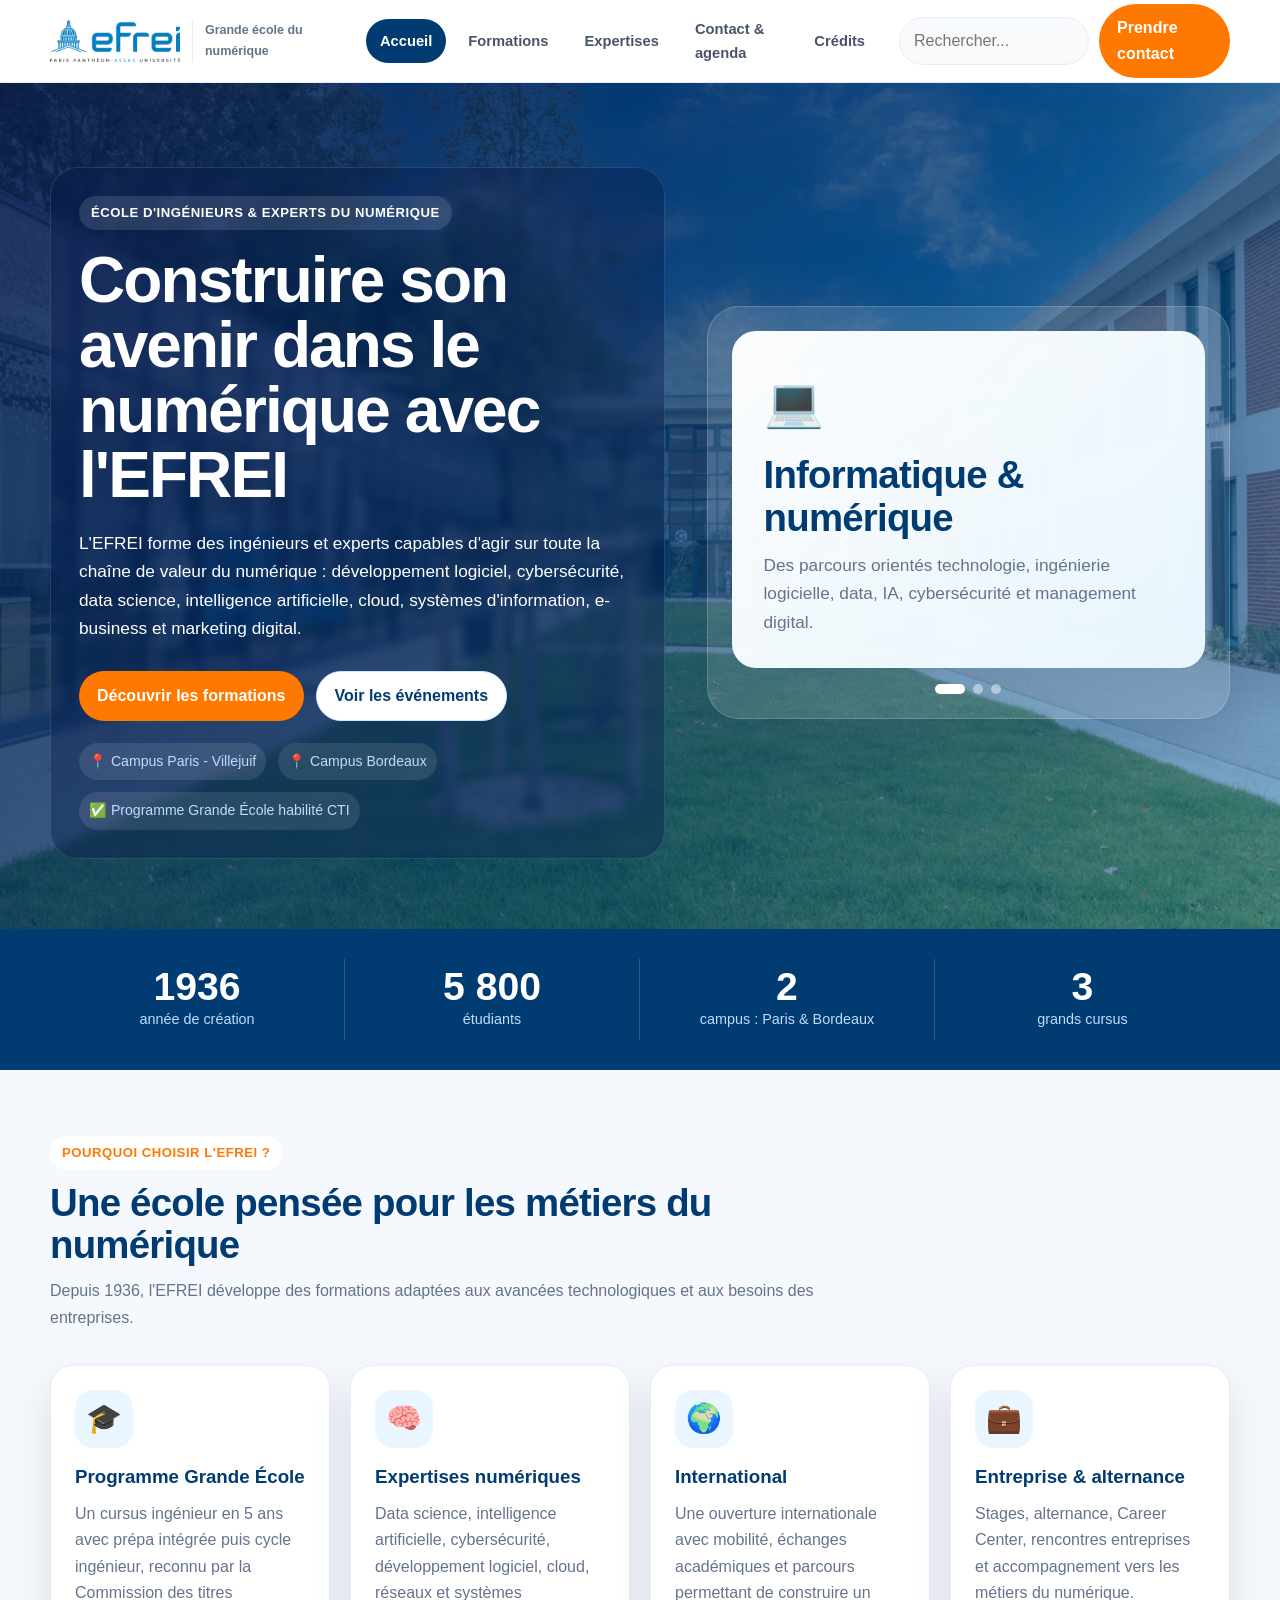
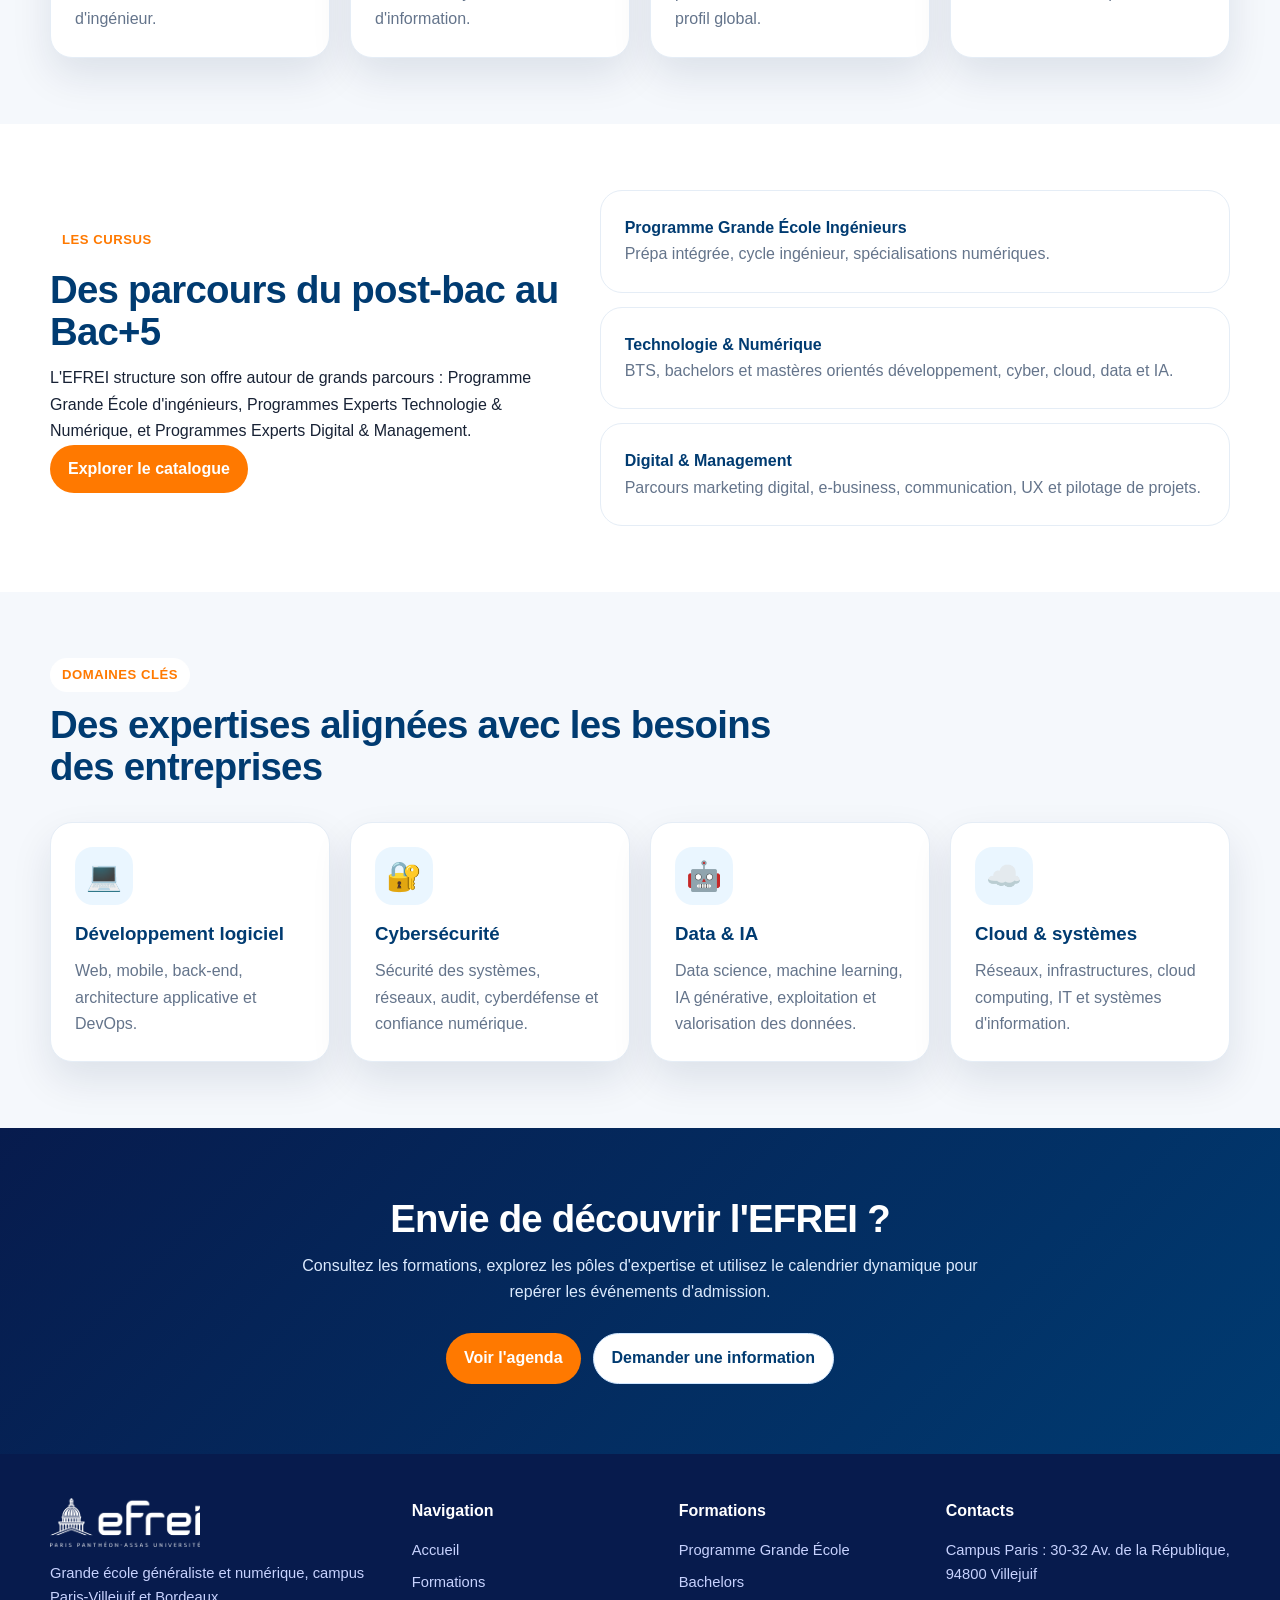
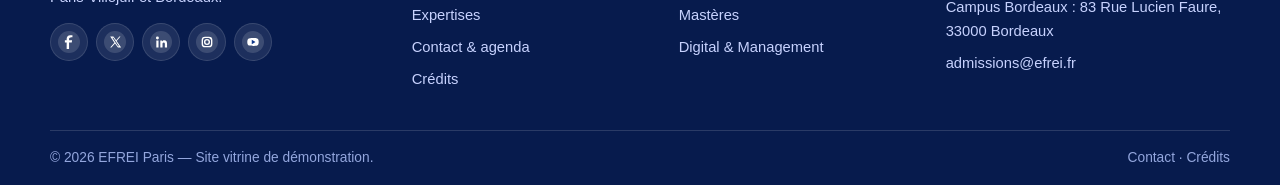
<file: projetV2/index.html>
<!DOCTYPE html>
<!-- FICHIER HTML : index.html | Page du site vitrine EFREI. -->
<html lang="fr">
<head>
  <meta charset="UTF-8">
  <meta name="viewport" content="width=device-width, initial-scale=1.0">
  <title>EFREI Paris — Grande école du numérique</title>
  <meta name="description" content="Site vitrine EFREI Paris : formations, campus, numérique, admissions et vie étudiante.">
  <link rel="stylesheet" href="css/style.css">
</head>
<body>
  <a class="skip-link" href="#contenu">Aller au contenu principal</a>
  <!-- HEADER : logo EFREI, menu de navigation principal, recherche et bouton de contact -->
  <header class="site-header">
    <div class="container header-inner">
      <a class="brand" href="index.html" aria-label="Accueil EFREI">
        <img src="img/Logo_Efrei_2022.svg.png" alt="Logo EFREI Paris">
        <span>Grande école du numérique</span>
      </a>
      <button class="menu-toggle" type="button" aria-label="Ouvrir le menu" aria-expanded="false">☰</button>
      <nav class="main-nav" aria-label="Navigation principale"><ul><li><a class="active" href="index.html">Accueil</a></li><li><a href="cours_formation.html">Formations</a></li><li><a href="equipe_enseignante.html">Expertises</a></li><li><a href="contact.html">Contact & agenda</a></li><li><a href="credits.html">Crédits</a></li></ul></nav>
      <div class="header-actions">
        <input class="search-box" type="search" placeholder="Rechercher..." aria-label="Rechercher">
        <a class="btn" href="contact.html#contactForm">Prendre contact</a>
      </div>
    </div>
  </header>

  <!-- CONTENU PRINCIPAL DE LA PAGE D'ACCUEIL -->
  <main id="contenu">
    <!-- SECTION HERO : première bannière visible avec accroche, boutons et carrousel -->
    <section class="hero hero-home">
      <div class="container hero-grid">
        <div class="hero-copy reveal">
          <span class="eyebrow">École d'ingénieurs & experts du numérique</span>
          <h1>Construire son avenir dans le numérique avec l'EFREI</h1>
          <p>L'EFREI forme des ingénieurs et experts capables d'agir sur toute la chaîne de valeur du numérique : développement logiciel, cybersécurité, data science, intelligence artificielle, cloud, systèmes d'information, e-business et marketing digital.</p>
          <div class="hero-buttons">
            <a class="btn" href="cours_formation.html">Découvrir les formations</a>
            <a class="btn secondary" href="contact.html#calendar">Voir les événements</a>
          </div>
          <div class="hero-proof">
            <span>📍 Campus Paris - Villejuif</span>
            <span>📍 Campus Bordeaux</span>
            <span>✅ Programme Grande École habilité CTI</span>
          </div>
        </div>
        <div class="hero-visual reveal">
          <div class="slider-card" aria-label="Carrousel EFREI">
            <article class="slide active">
              <span class="slide-icon">💻</span>
              <h2>Informatique & numérique</h2>
              <p>Des parcours orientés technologie, ingénierie logicielle, data, IA, cybersécurité et management digital.</p>
            </article>
            <article class="slide">
              <span class="slide-icon">🚀</span>
              <h2>Innovation & projets</h2>
              <p>Une pédagogie tournée vers les projets concrets, l'entreprise, la recherche appliquée et l'international.</p>
            </article>
            <article class="slide">
              <span class="slide-icon">🤝</span>
              <h2>Entreprises & carrière</h2>
              <p>Un réseau entreprises, des stages, de l'alternance et un accompagnement carrière pour professionnaliser les étudiants.</p>
            </article>
            <div class="slider-dots">
              <button class="dot active" type="button" aria-label="Diapositive 1"></button>
              <button class="dot" type="button" aria-label="Diapositive 2"></button>
              <button class="dot" type="button" aria-label="Diapositive 3"></button>
            </div>
          </div>
        </div>
      </div>
    </section>

    <!-- CHIFFRES CLÉS : données rapides pour rassurer le visiteur -->
    <section class="numbers-section">
      <div class="container numbers-grid">
        <article><strong data-counter="1936">1936</strong><span>année de création</span></article>
        <article><strong data-counter="5800">5 800</strong><span>étudiants</span></article>
        <article><strong data-counter="2">2</strong><span>campus : Paris & Bordeaux</span></article>
        <article><strong data-counter="3">3</strong><span>grands cursus</span></article>
      </div>
    </section>

    <!-- POINTS FORTS : raisons de choisir l'EFREI -->
    <section class="section">
      <div class="container">
        <div class="section-title reveal">
          <span class="small-title">Pourquoi choisir l'EFREI ?</span>
          <h2>Une école pensée pour les métiers du numérique</h2>
          <p>Depuis 1936, l'EFREI développe des formations adaptées aux avancées technologiques et aux besoins des entreprises.</p>
        </div>
        <div class="feature-grid">
          <article class="feature-card reveal"><span>🎓</span><h3>Programme Grande École</h3><p>Un cursus ingénieur en 5 ans avec prépa intégrée puis cycle ingénieur, reconnu par la Commission des titres d'ingénieur.</p></article>
          <article class="feature-card reveal"><span>🧠</span><h3>Expertises numériques</h3><p>Data science, intelligence artificielle, cybersécurité, développement logiciel, cloud, réseaux et systèmes d'information.</p></article>
          <article class="feature-card reveal"><span>🌍</span><h3>International</h3><p>Une ouverture internationale avec mobilité, échanges académiques et parcours permettant de construire un profil global.</p></article>
          <article class="feature-card reveal"><span>💼</span><h3>Entreprise & alternance</h3><p>Stages, alternance, Career Center, rencontres entreprises et accompagnement vers les métiers du numérique.</p></article>
        </div>
      </div>
    </section>

    <!-- CURSUS : présentation synthétique des grands parcours -->
    <section class="section light-section">
      <div class="container split-layout">
        <div class="reveal">
          <span class="small-title">Les cursus</span>
          <h2>Des parcours du post-bac au Bac+5</h2>
          <p>L'EFREI structure son offre autour de grands parcours : Programme Grande École d'ingénieurs, Programmes Experts Technologie & Numérique, et Programmes Experts Digital & Management.</p>
          <a class="btn" href="cours_formation.html">Explorer le catalogue</a>
        </div>
        <div class="path-list reveal">
          <article><strong>Programme Grande École Ingénieurs</strong><span>Prépa intégrée, cycle ingénieur, spécialisations numériques.</span></article>
          <article><strong>Technologie & Numérique</strong><span>BTS, bachelors et mastères orientés développement, cyber, cloud, data et IA.</span></article>
          <article><strong>Digital & Management</strong><span>Parcours marketing digital, e-business, communication, UX et pilotage de projets.</span></article>
        </div>
      </div>
    </section>

    <section class="section">
      <div class="container">
        <div class="section-title reveal">
          <span class="small-title">Domaines clés</span>
          <h2>Des expertises alignées avec les besoins des entreprises</h2>
        </div>
        <div class="domains-grid">
          <article class="domain-card reveal"><span>💻</span><h3>Développement logiciel</h3><p>Web, mobile, back-end, architecture applicative et DevOps.</p></article>
          <article class="domain-card reveal"><span>🔐</span><h3>Cybersécurité</h3><p>Sécurité des systèmes, réseaux, audit, cyberdéfense et confiance numérique.</p></article>
          <article class="domain-card reveal"><span>🤖</span><h3>Data & IA</h3><p>Data science, machine learning, IA générative, exploitation et valorisation des données.</p></article>
          <article class="domain-card reveal"><span>☁️</span><h3>Cloud & systèmes</h3><p>Réseaux, infrastructures, cloud computing, IT et systèmes d'information.</p></article>
        </div>
      </div>
    </section>

    <!-- APPEL À L'ACTION : redirige vers l'agenda ou le formulaire -->
    <section class="cta-banner">
      <div class="container reveal">
        <h2>Envie de découvrir l'EFREI ?</h2>
        <p>Consultez les formations, explorez les pôles d'expertise et utilisez le calendrier dynamique pour repérer les événements d'admission.</p>
        <div class="hero-buttons center">
          <a class="btn" href="contact.html#calendar">Voir l'agenda</a>
          <a class="btn secondary" href="contact.html#contactForm">Demander une information</a>
        </div>
      </div>
    </section>
  </main>

  <!-- FOOTER : liens de navigation, réseaux sociaux et informations de contact -->
  <footer class="site-footer">
    <div class="container footer-grid">
      <div class="footer-col">
        <img class="footer-logo" src="img/Logo_Efrei_2022.svg.png" alt="Logo EFREI Paris">
        <p>Grande école généraliste et numérique, campus Paris-Villejuif et Bordeaux.</p>
        <div class="socials">
          <a href="https://www.facebook.com/efrei" target="_blank" rel="noopener noreferrer"><img src="img/icon-facebook.svg" alt="Facebook"></a>
          <a href="https://www.twitter.com/efrei" target="_blank" rel="noopener noreferrer"><img src="img/icon-x.svg" alt="X"></a>
          <a href="https://www.linkedin.com/school/efrei" target="_blank" rel="noopener noreferrer"><img src="img/icon-linkedin.svg" alt="LinkedIn"></a>
          <a href="https://www.instagram.com/efrei" target="_blank" rel="noopener noreferrer"><img src="img/icon-instagram.svg" alt="Instagram"></a>
          <a href="https://www.youtube.com/efrei" target="_blank" rel="noopener noreferrer"><img src="img/icon-youtube.svg" alt="YouTube"></a>
        </div>
      </div>
      <div class="footer-col"><h4>Navigation</h4><a href="index.html">Accueil</a><a href="cours_formation.html">Formations</a><a href="equipe_enseignante.html">Expertises</a><a href="contact.html">Contact & agenda</a><a href="credits.html">Crédits</a></div>
      <div class="footer-col"><h4>Formations</h4><a href="cours_formation.html">Programme Grande École</a><a href="cours_formation.html">Bachelors</a><a href="cours_formation.html">Mastères</a><a href="cours_formation.html">Digital & Management</a></div>
      <div class="footer-col"><h4>Contacts</h4><p>Campus Paris : 30-32 Av. de la République, 94800 Villejuif</p><p>Campus Bordeaux : 83 Rue Lucien Faure, 33000 Bordeaux</p><p>admissions@efrei.fr</p></div>
    </div>
    <div class="container footer-bottom"><p>© 2026 EFREI Paris — Site vitrine de démonstration.</p><div><a href="contact.html">Contact</a> · <a href="credits.html">Crédits</a></div></div>
  </footer>
  <script src="js/main.js"></script>
</body>
</html>
</file>
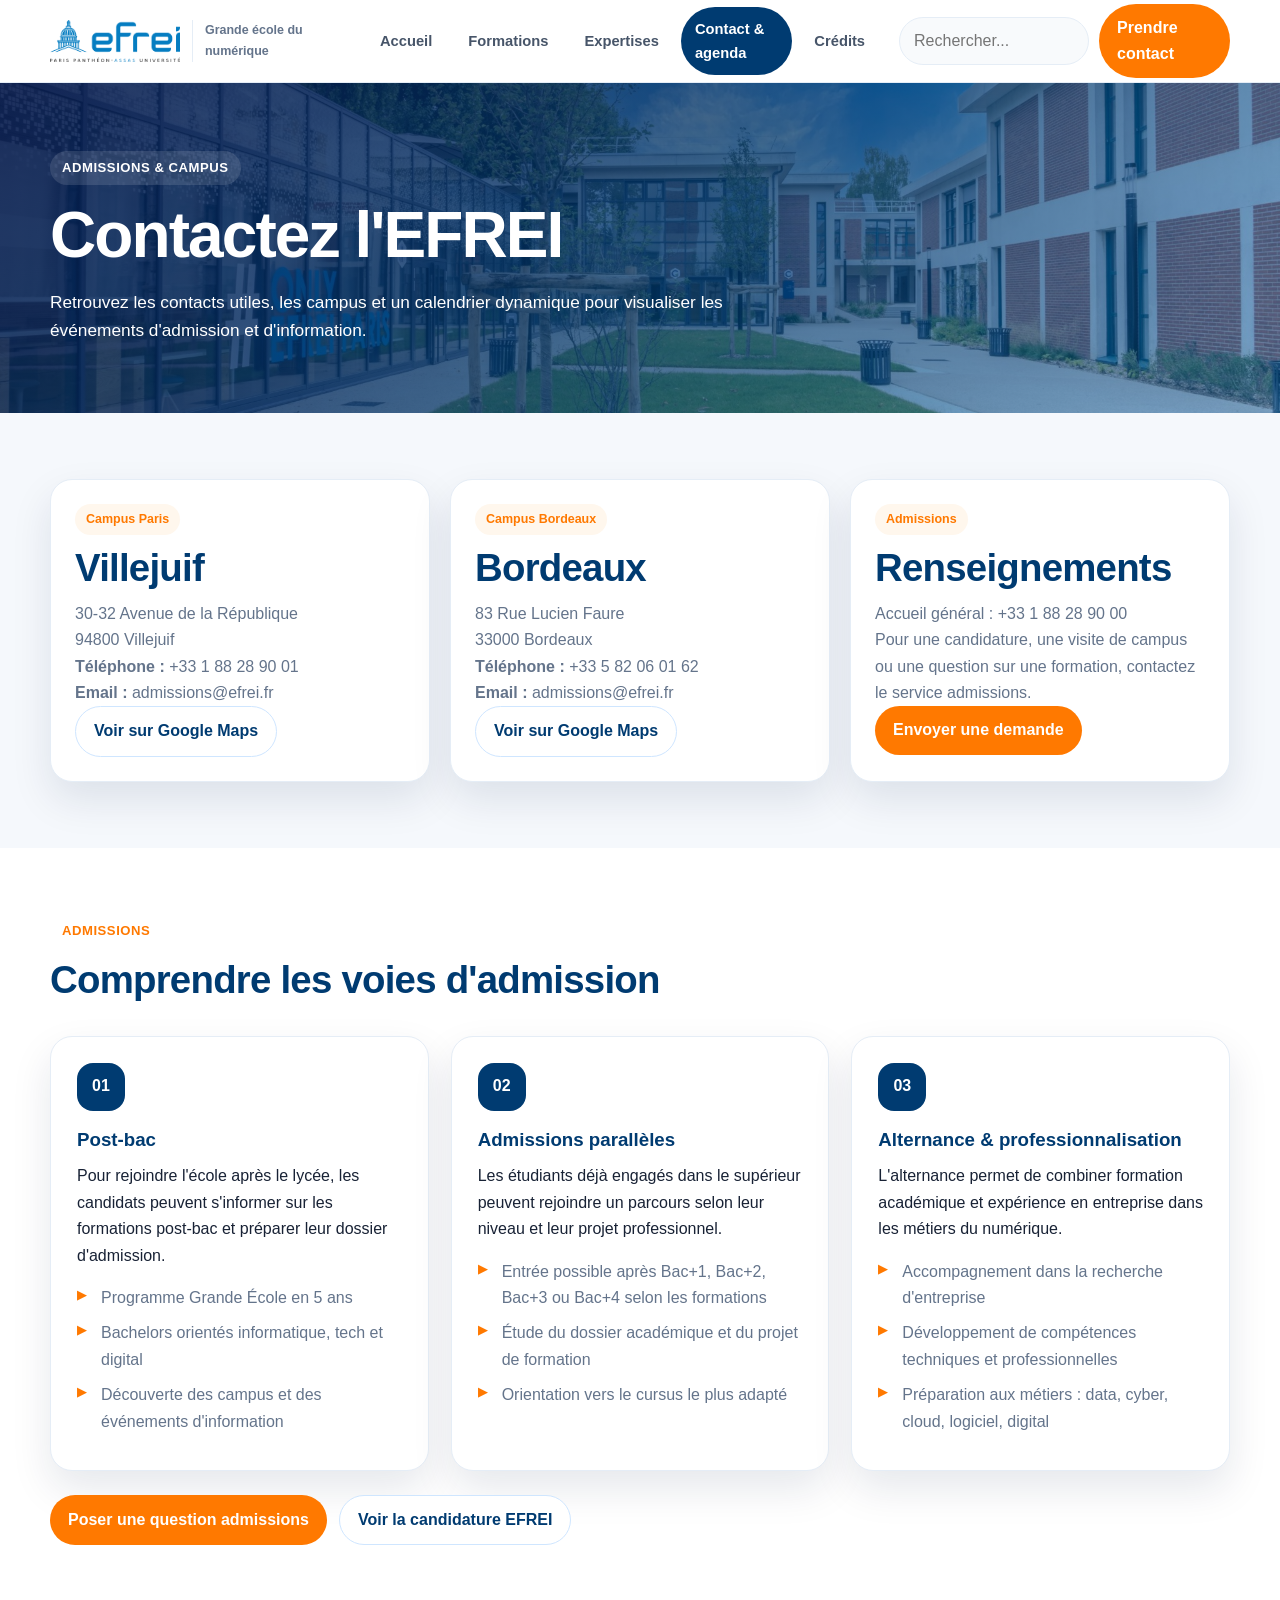
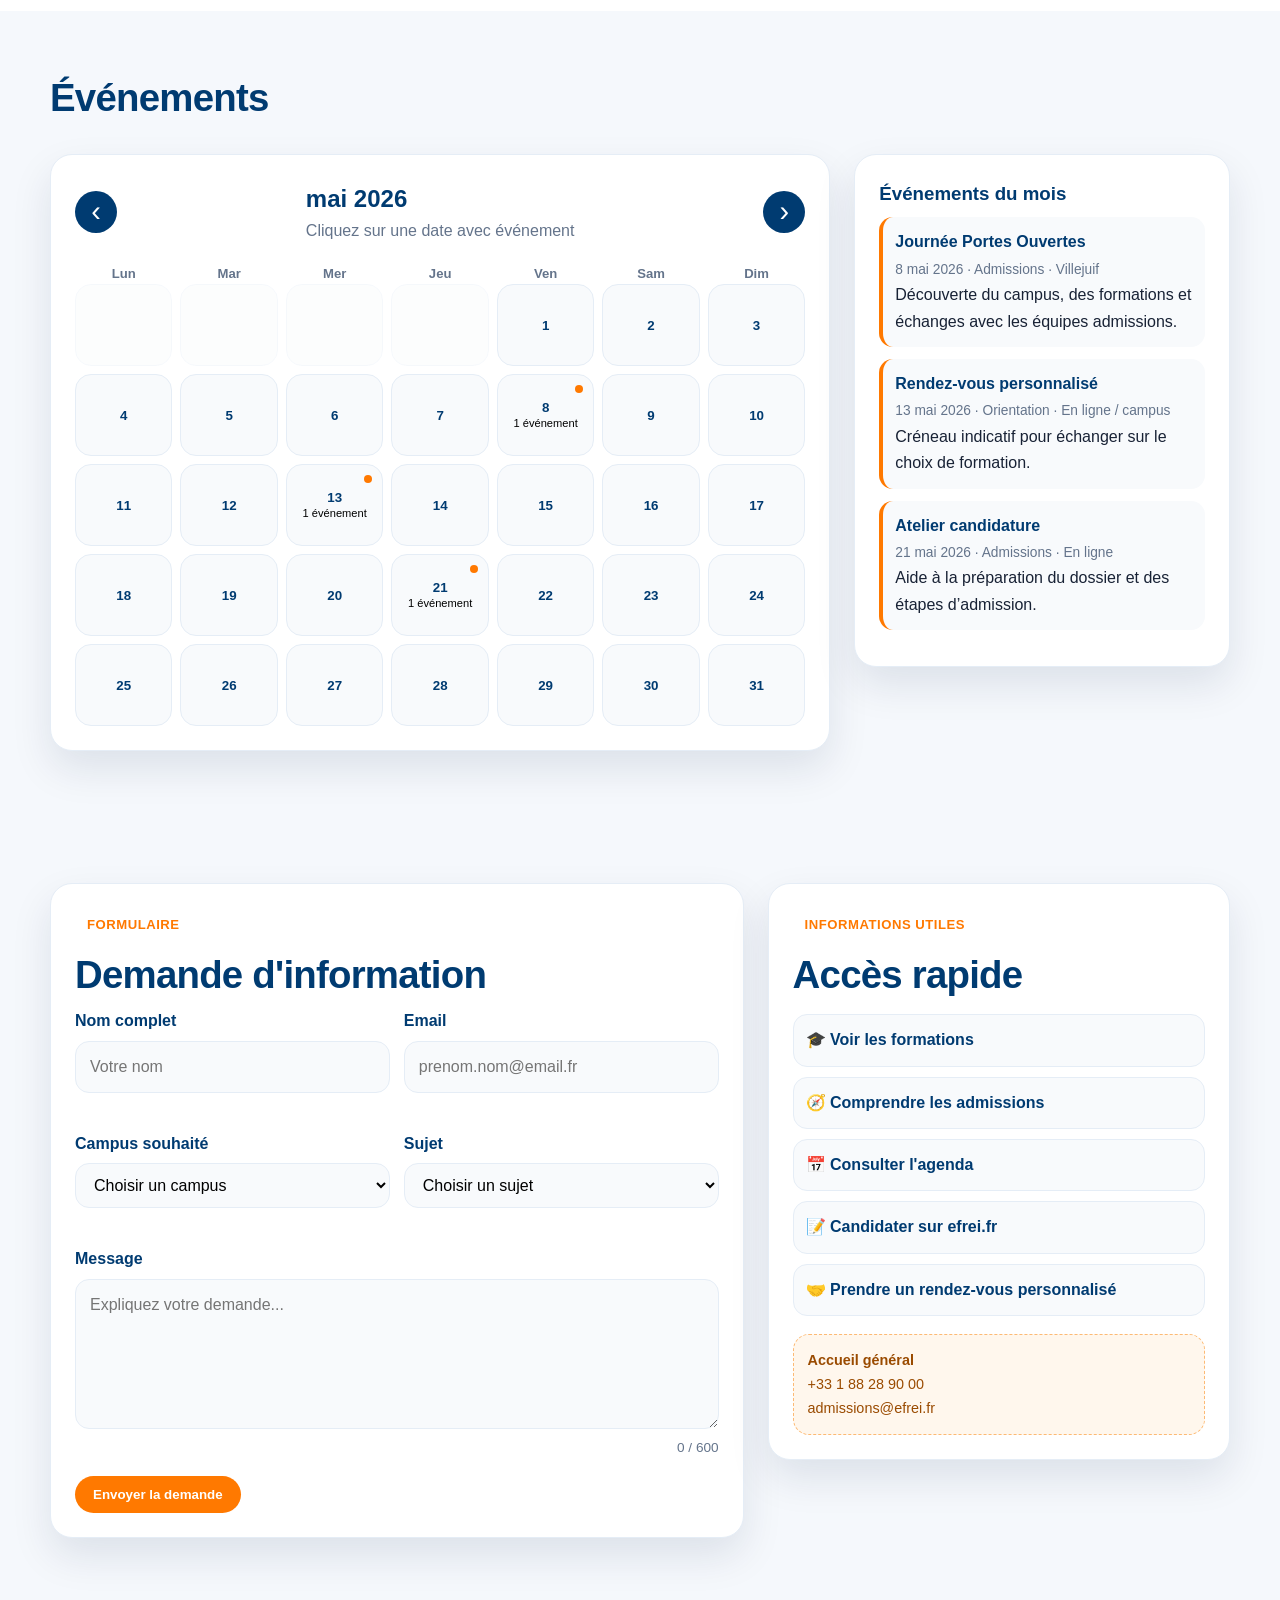
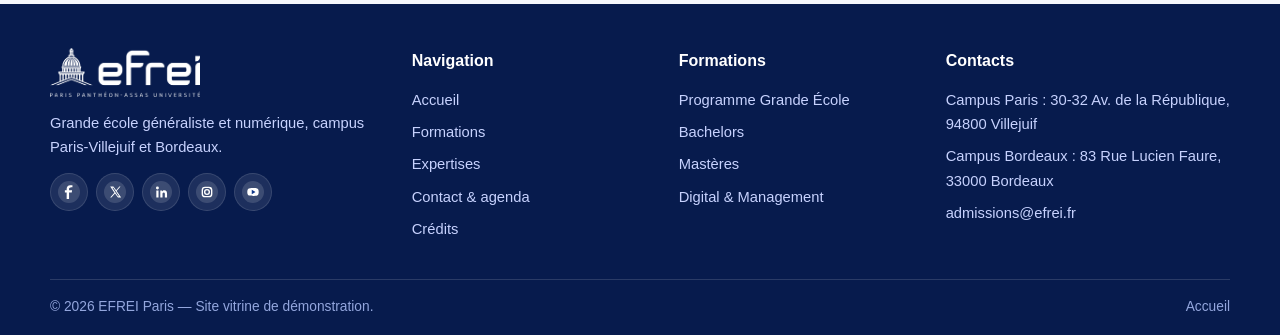
<file: projetV2/contact.html>
<!DOCTYPE html>
<!-- FICHIER HTML : contact.html | Page du site vitrine EFREI. -->
<html lang="fr">
<head>
  <meta charset="UTF-8">
  <meta name="viewport" content="width=device-width, initial-scale=1.0">
  <title>Contact & agenda — EFREI Paris</title>
  <meta name="description" content="Contact EFREI Paris et Bordeaux, admissions, formulaire et calendrier dynamique des événements.">
  <link rel="stylesheet" href="css/style.css">
</head>
<body>
  <a class="skip-link" href="#contenu">Aller au contenu principal</a>
  <!-- HEADER commun à toutes les pages -->
  <header class="site-header">
    <div class="container header-inner">
      <a class="brand" href="index.html"><img src="img/Logo_Efrei_2022.svg.png" alt="Logo EFREI Paris"><span>Grande école du numérique</span></a>
      <button class="menu-toggle" type="button" aria-label="Ouvrir le menu" aria-expanded="false">☰</button>
      <nav class="main-nav" aria-label="Navigation principale"><ul><li><a href="index.html">Accueil</a></li><li><a href="cours_formation.html">Formations</a></li><li><a href="equipe_enseignante.html">Expertises</a></li><li><a class="active" href="contact.html">Contact & agenda</a></li><li><a href="credits.html">Crédits</a></li></ul></nav>
      <div class="header-actions"><input class="search-box" type="search" placeholder="Rechercher..."><a class="btn" href="#contactForm">Prendre contact</a></div>
    </div>
  </header>

  <!-- CONTENU PRINCIPAL : contact, admissions et agenda dynamique -->
  <main id="contenu">
    <!-- HERO DE PAGE : introduction de la page Contact & agenda -->
    <section class="page-hero">
      <div class="container reveal">
        <span class="eyebrow">Admissions & campus</span>
        <h1>Contactez l'EFREI</h1>
        <p>Retrouvez les contacts utiles, les campus et un calendrier dynamique pour visualiser les événements d'admission et d'information.</p>
      </div>
    </section>

    <!-- CAMPUS : coordonnées principales et informations utiles -->
    <section class="section">
      <div class="container">
        <div class="campus-grid">
          <article class="campus-card reveal"><span class="campus-chip">Campus Paris</span><h2>Villejuif</h2><p>30-32 Avenue de la République<br>94800 Villejuif</p><p><strong>Téléphone :</strong> +33 1 88 28 90 01</p><p><strong>Email :</strong> admissions@efrei.fr</p><a class="btn secondary" href="https://www.google.com/maps/search/?api=1&query=30-32+Avenue+de+la+République+94800+Villejuif" target="_blank" rel="noopener noreferrer">Voir sur Google Maps</a></article>
          <article class="campus-card reveal"><span class="campus-chip">Campus Bordeaux</span><h2>Bordeaux</h2><p>83 Rue Lucien Faure<br>33000 Bordeaux</p><p><strong>Téléphone :</strong> +33 5 82 06 01 62</p><p><strong>Email :</strong> admissions@efrei.fr</p><a class="btn secondary" href="https://www.google.com/maps/search/?api=1&query=83+Rue+Lucien+Faure+33000+Bordeaux" target="_blank" rel="noopener noreferrer">Voir sur Google Maps</a></article>
          <article class="campus-card reveal"><span class="campus-chip">Admissions</span><h2>Renseignements</h2><p>Accueil général : +33 1 88 28 90 00</p><p>Pour une candidature, une visite de campus ou une question sur une formation, contactez le service admissions.</p><a class="btn" href="#contactForm">Envoyer une demande</a></article>
        </div>
      </div>
    </section>


    <!-- ADMISSIONS : étapes pour candidater selon le profil -->
    <section class="section light-section" id="admissions">
      <div class="container">
        <div class="section-title reveal">
          <span class="small-title">Admissions</span>
          <h2>Comprendre les voies d'admission</h2>
          
        </div>

        <div class="admissions-grid">
          <article class="admissions-card reveal">
            <span class="admission-step">01</span>
            <h3>Post-bac</h3>
            <p>Pour rejoindre l'école après le lycée, les candidats peuvent s'informer sur les formations post-bac et préparer leur dossier d'admission.</p>
            <ul class="triangle-list">
              <li>Programme Grande École en 5 ans</li>
              <li>Bachelors orientés informatique, tech et digital</li>
              <li>Découverte des campus et des événements d'information</li>
            </ul>
          </article>

          <article class="admissions-card reveal">
            <span class="admission-step">02</span>
            <h3>Admissions parallèles</h3>
            <p>Les étudiants déjà engagés dans le supérieur peuvent rejoindre un parcours selon leur niveau et leur projet professionnel.</p>
            <ul class="triangle-list">
              <li>Entrée possible après Bac+1, Bac+2, Bac+3 ou Bac+4 selon les formations</li>
              <li>Étude du dossier académique et du projet de formation</li>
              <li>Orientation vers le cursus le plus adapté</li>
            </ul>
          </article>

          <article class="admissions-card reveal">
            <span class="admission-step">03</span>
            <h3>Alternance & professionnalisation</h3>
            <p>L'alternance permet de combiner formation académique et expérience en entreprise dans les métiers du numérique.</p>
            <ul class="triangle-list">
              <li>Accompagnement dans la recherche d'entreprise</li>
              <li>Développement de compétences techniques et professionnelles</li>
              <li>Préparation aux métiers : data, cyber, cloud, logiciel, digital</li>
            </ul>
          </article>
        </div>

        <div class="admissions-actions reveal">
          <a class="btn" href="#contactForm">Poser une question admissions</a>
          <a class="btn secondary" href="https://www.efrei.fr/candidature/" target="_blank" rel="noopener noreferrer">Voir la candidature EFREI</a>
        </div>
      </div>
    </section>

    <!-- CALENDRIER DYNAMIQUE : événements générés avec JavaScript -->
    <section class="section" id="calendar">
      <div class="container">
        <div class="section-title reveal"><h2>Événements</h2></div>
        <div class="calendar-layout reveal">
          <div class="calendar-card">
            <div class="calendar-header">
              <button class="calendar-nav" id="prevMonth" type="button" aria-label="Mois précédent">‹</button>
              <div><h3 id="calendarTitle">Mois</h3><p id="calendarSubtitle">Sélectionnez une date</p></div>
              <button class="calendar-nav" id="nextMonth" type="button" aria-label="Mois suivant">›</button>
            </div>
            <div class="calendar-weekdays"><span>Lun</span><span>Mar</span><span>Mer</span><span>Jeu</span><span>Ven</span><span>Sam</span><span>Dim</span></div>
            <div class="calendar-grid" id="calendarGrid"></div>
          </div>
          <aside class="event-panel">
            <h3>Événements du mois</h3>
            <div id="eventList"></div>
            
          </aside>
        </div>
      </div>
    </section>

    <!-- FORMULAIRE DE CONTACT : validation côté navigateur avec JavaScript -->
    <section class="section">
      <div class="container form-layout">
        <div class="form-card reveal">
          <span class="small-title">Formulaire</span>
          <h2>Demande d'information</h2>
         
          <form id="contactForm" novalidate>
            <div class="form-row">
              <div class="form-group"><label for="name">Nom complet</label><input id="name" name="name" type="text" placeholder="Votre nom"><p class="error-message" id="nameError"></p></div>
              <div class="form-group"><label for="email">Email</label><input id="email" name="email" type="email" placeholder="prenom.nom@email.fr"><p class="error-message" id="emailError"></p></div>
            </div>
            <div class="form-row">
              <div class="form-group"><label for="campus">Campus souhaité</label><select id="campus" name="campus"><option value="">Choisir un campus</option><option>Paris - Villejuif</option><option>Bordeaux</option><option>Pas encore décidé</option></select><p class="error-message" id="campusError"></p></div>
              <div class="form-group"><label for="subject">Sujet</label><select id="subject" name="subject"><option value="">Choisir un sujet</option><option>Programme Grande École</option><option>Bachelor</option><option>Mastère</option><option>Alternance</option><option>Journée portes ouvertes</option><option>Autre</option></select><p class="error-message" id="subjectError"></p></div>
            </div>
            <div class="form-group"><label for="message">Message</label><textarea id="message" name="message" maxlength="600" placeholder="Expliquez votre demande..."></textarea><div class="char-row"><p class="error-message" id="messageError"></p><span id="charCount">0 / 600</span></div></div>
            <button class="btn" type="submit">Envoyer la demande</button>
            <p class="success-message" id="successMessage">✅ Votre demande est prête à être envoyée au service admissions.</p>
          </form>
        </div>
        <aside class="info-card reveal">
          <span class="small-title">Informations utiles</span>
          <h2>Accès rapide</h2>
          <div class="quick-list">
            <a href="cours_formation.html">🎓 Voir les formations</a>
            <a href="#admissions">🧭 Comprendre les admissions</a>
            <a href="#calendar">📅 Consulter l'agenda</a>
            <a href="https://www.efrei.fr/candidature/" target="_blank" rel="noopener noreferrer">📝 Candidater sur efrei.fr</a>
            <a href="https://www.efrei.fr/rendez-vous-personnalises/" target="_blank" rel="noopener noreferrer">🤝 Prendre un rendez-vous personnalisé</a>
          </div>
          <div class="contact-box"><strong>Accueil général</strong><br>+33 1 88 28 90 00<br>admissions@efrei.fr</div>
        </aside>
      </div>
    </section>
  </main>

  <!-- FOOTER commun avec coordonnées et liens sociaux -->
  <footer class="site-footer">
    <div class="container footer-grid"><div class="footer-col"><img class="footer-logo" src="img/Logo_Efrei_2022.svg.png" alt="Logo EFREI Paris"><p>Grande école généraliste et numérique, campus Paris-Villejuif et Bordeaux.</p><div class="socials"><a href="https://www.facebook.com/efrei" target="_blank" rel="noopener noreferrer"><img src="img/icon-facebook.svg" alt="Facebook"></a><a href="https://www.twitter.com/efrei" target="_blank" rel="noopener noreferrer"><img src="img/icon-x.svg" alt="X"></a><a href="https://www.linkedin.com/school/efrei" target="_blank" rel="noopener noreferrer"><img src="img/icon-linkedin.svg" alt="LinkedIn"></a><a href="https://www.instagram.com/efrei" target="_blank" rel="noopener noreferrer"><img src="img/icon-instagram.svg" alt="Instagram"></a><a href="https://www.youtube.com/efrei" target="_blank" rel="noopener noreferrer"><img src="img/icon-youtube.svg" alt="YouTube"></a></div></div><div class="footer-col"><h4>Navigation</h4><a href="index.html">Accueil</a><a href="cours_formation.html">Formations</a><a href="equipe_enseignante.html">Expertises</a><a href="contact.html">Contact & agenda</a><a href="credits.html">Crédits</a></div><div class="footer-col"><h4>Formations</h4><a href="cours_formation.html">Programme Grande École</a><a href="cours_formation.html">Bachelors</a><a href="cours_formation.html">Mastères</a><a href="cours_formation.html">Digital & Management</a></div><div class="footer-col"><h4>Contacts</h4><p>Campus Paris : 30-32 Av. de la République, 94800 Villejuif</p><p>Campus Bordeaux : 83 Rue Lucien Faure, 33000 Bordeaux</p><p>admissions@efrei.fr</p></div></div>
    <div class="container footer-bottom"><p>© 2026 EFREI Paris — Site vitrine de démonstration.</p><div><a href="index.html">Accueil</a></div></div>
  </footer>
  <script src="js/main.js"></script>
</body>
</html>
</file>
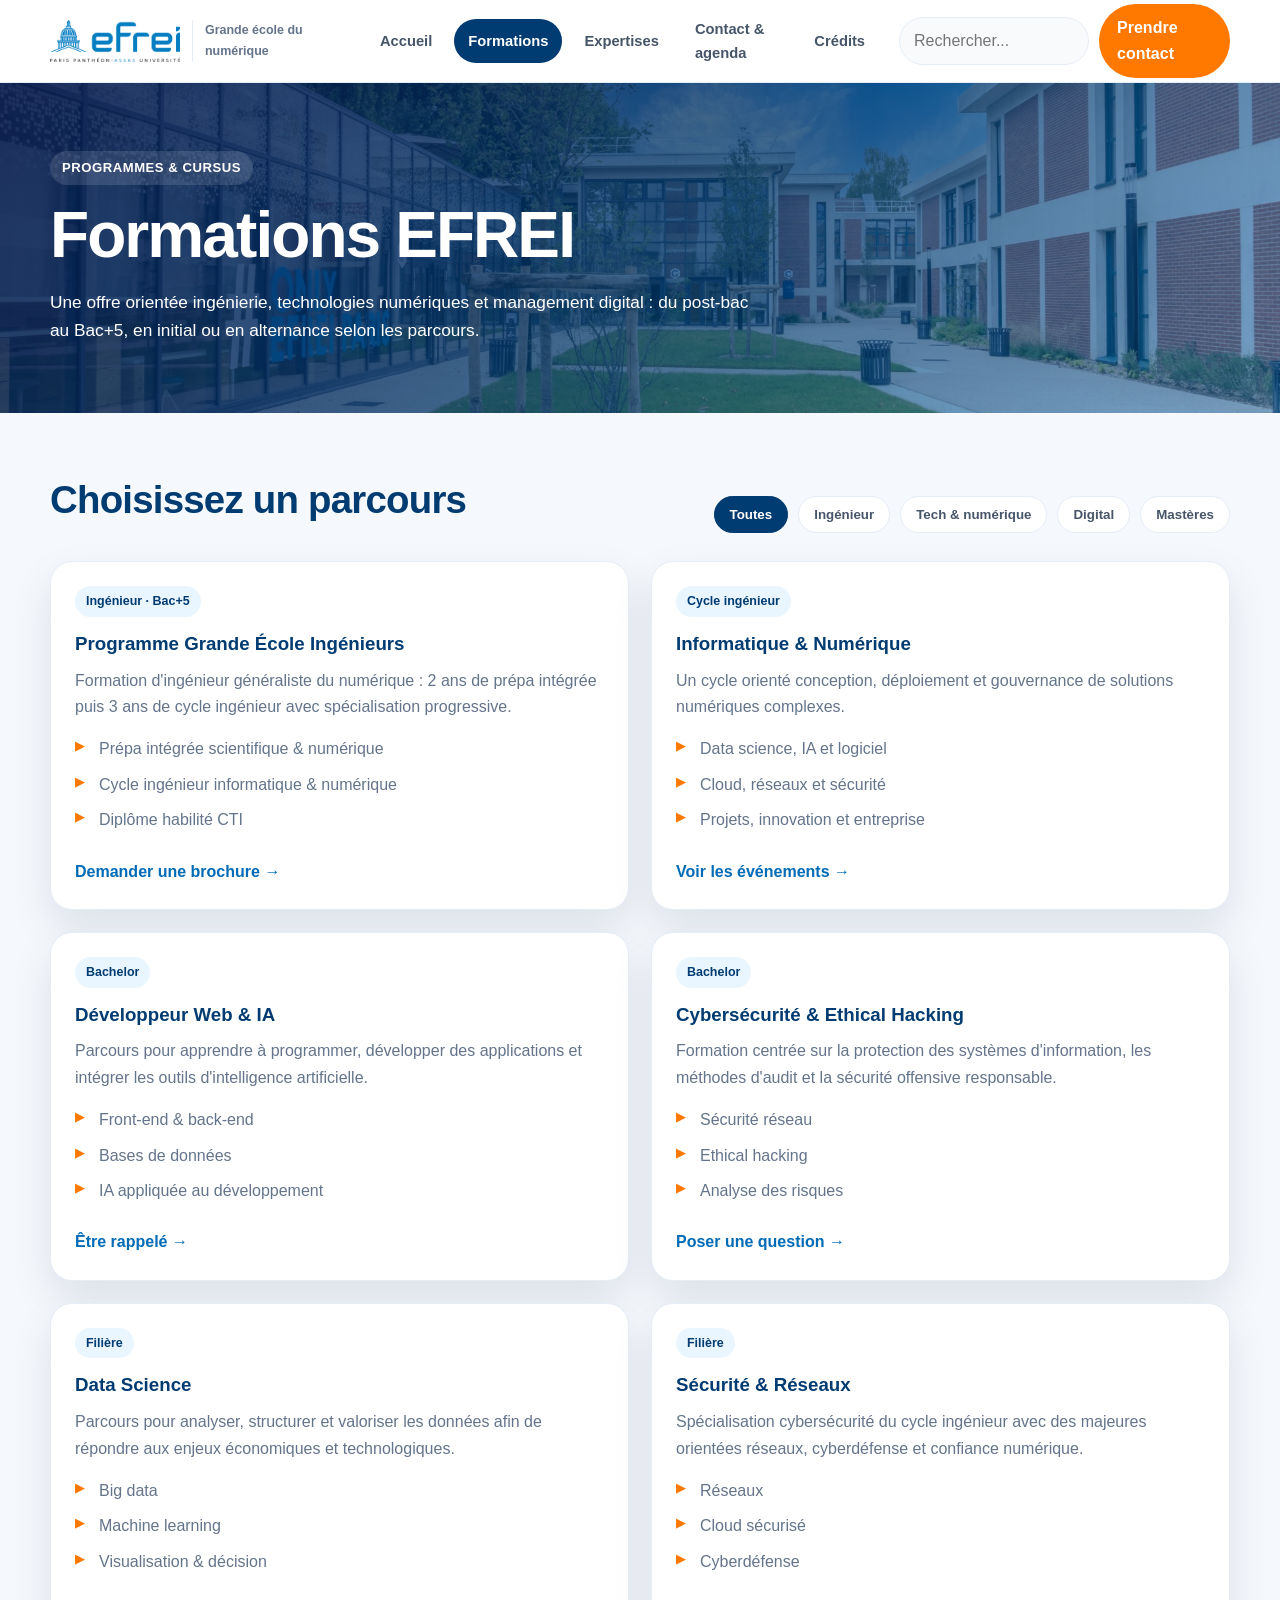
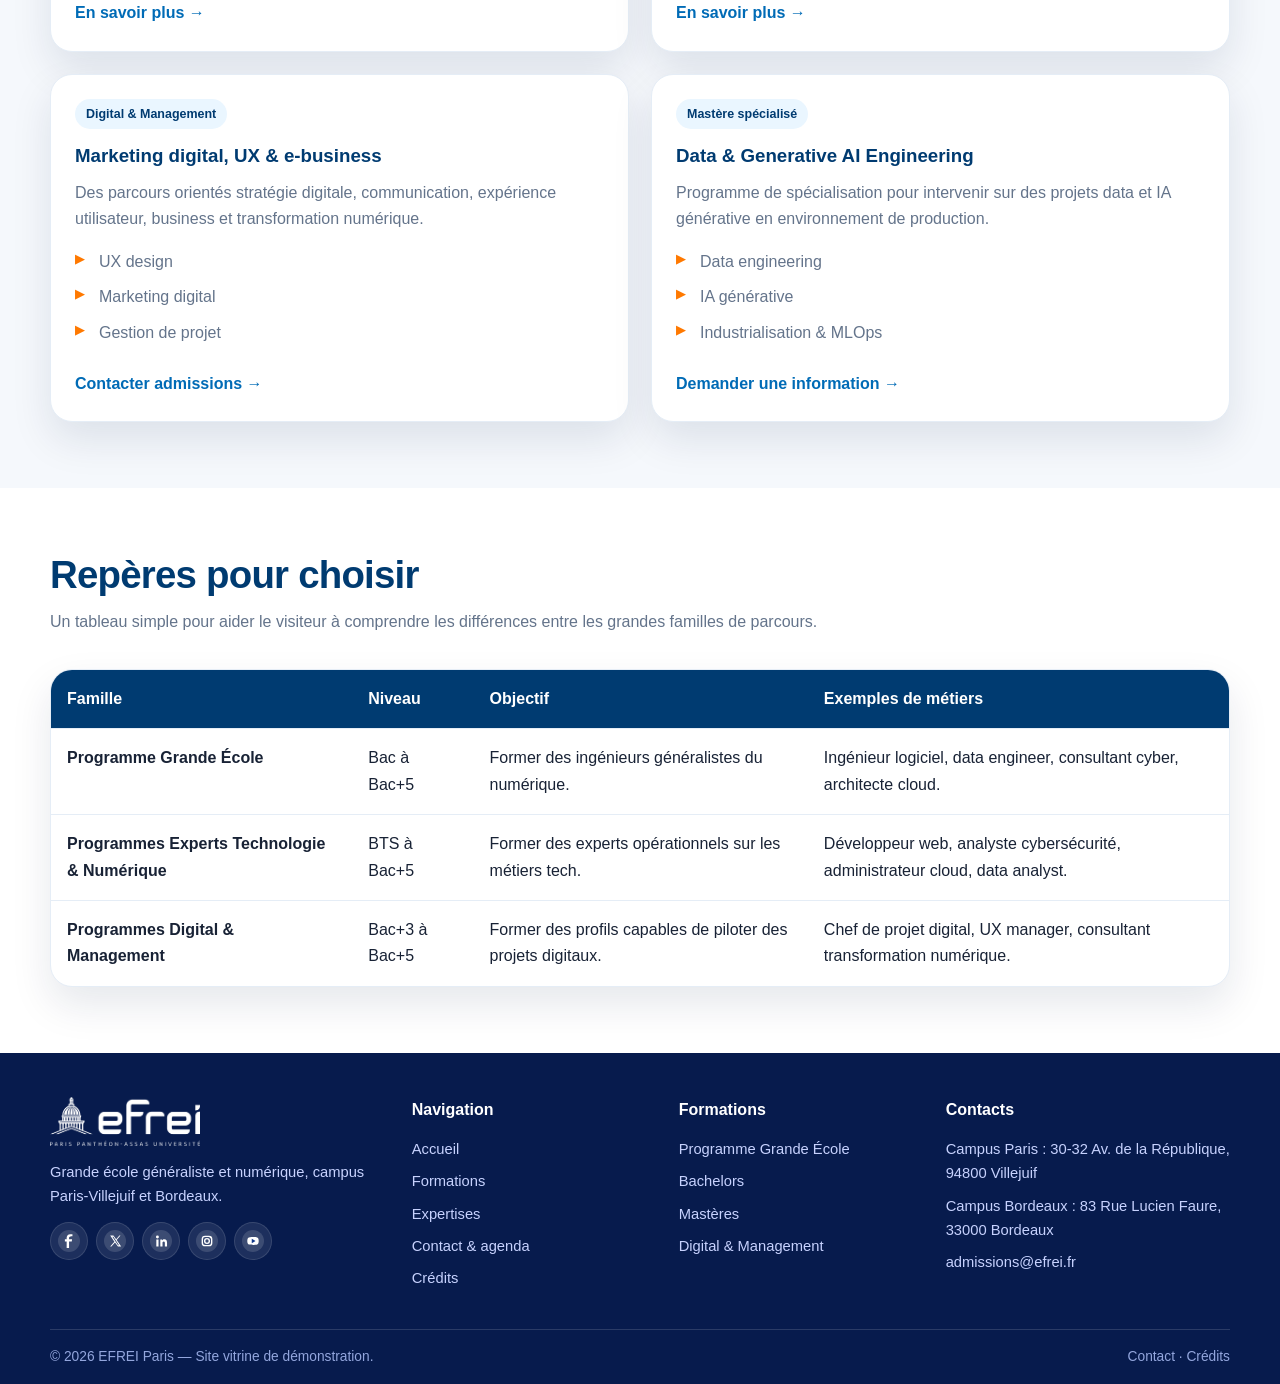
<file: projetV2/cours_formation.html>
<!DOCTYPE html>
<!-- FICHIER HTML : cours_formation.html | Page du site vitrine EFREI. -->
<html lang="fr">
<head>
  <meta charset="UTF-8">
  <meta name="viewport" content="width=device-width, initial-scale=1.0">
  <title>Formations — EFREI Paris</title>
  <meta name="description" content="Catalogue des formations EFREI : Programme Grande École, bachelors, mastères, cybersécurité, data, IA, cloud et digital.">
  <link rel="stylesheet" href="css/style.css">
</head>
<body>
  <a class="skip-link" href="#contenu">Aller au contenu principal</a>
  <!-- HEADER commun à toutes les pages -->
  <header class="site-header">
    <div class="container header-inner">
      <a class="brand" href="index.html"><img src="img/Logo_Efrei_2022.svg.png" alt="Logo EFREI Paris"><span>Grande école du numérique</span></a>
      <button class="menu-toggle" type="button" aria-label="Ouvrir le menu" aria-expanded="false">☰</button>
      <nav class="main-nav" aria-label="Navigation principale"><ul><li><a href="index.html">Accueil</a></li><li><a class="active" href="cours_formation.html">Formations</a></li><li><a href="equipe_enseignante.html">Expertises</a></li><li><a href="contact.html">Contact & agenda</a></li><li><a href="credits.html">Crédits</a></li></ul></nav>
      <div class="header-actions"><input class="search-box" type="search" placeholder="Rechercher..."><a class="btn" href="contact.html#contactForm">Prendre contact</a></div>
    </div>
  </header>

  <!-- CONTENU PRINCIPAL : catalogue des formations EFREI -->
  <main id="contenu">
    <!-- HERO DE PAGE : titre et introduction de la page Formations -->
    <section class="page-hero">
      <div class="container reveal">
        <span class="eyebrow">Programmes & cursus</span>
        <h1>Formations EFREI</h1>
        <p>Une offre orientée ingénierie, technologies numériques et management digital : du post-bac au Bac+5, en initial ou en alternance selon les parcours.</p>
      </div>
    </section>

    <!-- CATALOGUE FORMATIONS : cartes filtrables avec JavaScript -->
    <section class="section">
      <div class="container">
        <div class="toolbar reveal">
          <div class="section-title compact">
            
            <h2>Choisissez un parcours</h2>
            
          </div>
          <div class="filters" aria-label="Filtres formations">
            <button class="filter-btn active" type="button" data-course-filter="all">Toutes</button>
            <button class="filter-btn" type="button" data-course-filter="ingenieur">Ingénieur</button>
            <button class="filter-btn" type="button" data-course-filter="tech">Tech & numérique</button>
            <button class="filter-btn" type="button" data-course-filter="digital">Digital</button>
            <button class="filter-btn" type="button" data-course-filter="ms">Mastères</button>
          </div>
        </div>

        <div class="program-grid">
          <article class="program-card reveal" data-course-type="ingenieur"><span class="badge">Ingénieur · Bac+5</span><h3>Programme Grande École Ingénieurs</h3><p>Formation d'ingénieur généraliste du numérique : 2 ans de prépa intégrée puis 3 ans de cycle ingénieur avec spécialisation progressive.</p><ul><li>Prépa intégrée scientifique & numérique</li><li>Cycle ingénieur informatique & numérique</li><li>Diplôme habilité CTI</li></ul><a href="contact.html#contactForm">Demander une brochure →</a></article>
          <article class="program-card reveal" data-course-type="ingenieur"><span class="badge">Cycle ingénieur</span><h3>Informatique & Numérique</h3><p>Un cycle orienté conception, déploiement et gouvernance de solutions numériques complexes.</p><ul><li>Data science, IA et logiciel</li><li>Cloud, réseaux et sécurité</li><li>Projets, innovation et entreprise</li></ul><a href="contact.html#calendar">Voir les événements →</a></article>
          <article class="program-card reveal" data-course-type="tech"><span class="badge">Bachelor</span><h3>Développeur Web & IA</h3><p>Parcours pour apprendre à programmer, développer des applications et intégrer les outils d'intelligence artificielle.</p><ul><li>Front-end & back-end</li><li>Bases de données</li><li>IA appliquée au développement</li></ul><a href="contact.html#contactForm">Être rappelé →</a></article>
          <article class="program-card reveal" data-course-type="tech"><span class="badge">Bachelor</span><h3>Cybersécurité & Ethical Hacking</h3><p>Formation centrée sur la protection des systèmes d'information, les méthodes d'audit et la sécurité offensive responsable.</p><ul><li>Sécurité réseau</li><li>Ethical hacking</li><li>Analyse des risques</li></ul><a href="contact.html#contactForm">Poser une question →</a></article>
          <article class="program-card reveal" data-course-type="ingenieur"><span class="badge">Filière</span><h3>Data Science</h3><p>Parcours pour analyser, structurer et valoriser les données afin de répondre aux enjeux économiques et technologiques.</p><ul><li>Big data</li><li>Machine learning</li><li>Visualisation & décision</li></ul><a href="contact.html#contactForm">En savoir plus →</a></article>
          <article class="program-card reveal" data-course-type="ingenieur"><span class="badge">Filière</span><h3>Sécurité & Réseaux</h3><p>Spécialisation cybersécurité du cycle ingénieur avec des majeures orientées réseaux, cyberdéfense et confiance numérique.</p><ul><li>Réseaux</li><li>Cloud sécurisé</li><li>Cyberdéfense</li></ul><a href="contact.html#contactForm">En savoir plus →</a></article>
          <article class="program-card reveal" data-course-type="digital"><span class="badge">Digital & Management</span><h3>Marketing digital, UX & e-business</h3><p>Des parcours orientés stratégie digitale, communication, expérience utilisateur, business et transformation numérique.</p><ul><li>UX design</li><li>Marketing digital</li><li>Gestion de projet</li></ul><a href="contact.html#contactForm">Contacter admissions →</a></article>
          <article class="program-card reveal" data-course-type="ms"><span class="badge">Mastère spécialisé</span><h3>Data & Generative AI Engineering</h3><p>Programme de spécialisation pour intervenir sur des projets data et IA générative en environnement de production.</p><ul><li>Data engineering</li><li>IA générative</li><li>Industrialisation & MLOps</li></ul><a href="contact.html#contactForm">Demander une information →</a></article>
        </div>
      </div>
    </section>

    <!-- TABLEAU RÉCAPITULATIF : synthèse claire des parcours -->
    <section class="section light-section">
      <div class="container">
        <div class="section-title reveal"><h2>Repères pour choisir</h2><p>Un tableau simple pour aider le visiteur à comprendre les différences entre les grandes familles de parcours.</p></div>
        <div class="table-wrap reveal">
          <table class="data-table">
            <thead><tr><th>Famille</th><th>Niveau</th><th>Objectif</th><th>Exemples de métiers</th></tr></thead>
            <tbody>
              <tr><td><strong>Programme Grande École</strong></td><td>Bac à Bac+5</td><td>Former des ingénieurs généralistes du numérique.</td><td>Ingénieur logiciel, data engineer, consultant cyber, architecte cloud.</td></tr>
              <tr><td><strong>Programmes Experts Technologie & Numérique</strong></td><td>BTS à Bac+5</td><td>Former des experts opérationnels sur les métiers tech.</td><td>Développeur web, analyste cybersécurité, administrateur cloud, data analyst.</td></tr>
              <tr><td><strong>Programmes Digital & Management</strong></td><td>Bac+3 à Bac+5</td><td>Former des profils capables de piloter des projets digitaux.</td><td>Chef de projet digital, UX manager, consultant transformation numérique.</td></tr>
            </tbody>
          </table>
        </div>
      </div>
    </section>
  </main>

  <!-- FOOTER commun avec lien vers la page Crédits -->
  <footer class="site-footer">
    <div class="container footer-grid"><div class="footer-col"><img class="footer-logo" src="img/Logo_Efrei_2022.svg.png" alt="Logo EFREI Paris"><p>Grande école généraliste et numérique, campus Paris-Villejuif et Bordeaux.</p><div class="socials"><a href="https://www.facebook.com/efrei" target="_blank" rel="noopener noreferrer"><img src="img/icon-facebook.svg" alt="Facebook"></a><a href="https://www.twitter.com/efrei" target="_blank" rel="noopener noreferrer"><img src="img/icon-x.svg" alt="X"></a><a href="https://www.linkedin.com/school/efrei" target="_blank" rel="noopener noreferrer"><img src="img/icon-linkedin.svg" alt="LinkedIn"></a><a href="https://www.instagram.com/efrei" target="_blank" rel="noopener noreferrer"><img src="img/icon-instagram.svg" alt="Instagram"></a><a href="https://www.youtube.com/efrei" target="_blank" rel="noopener noreferrer"><img src="img/icon-youtube.svg" alt="YouTube"></a></div></div><div class="footer-col"><h4>Navigation</h4><a href="index.html">Accueil</a><a href="cours_formation.html">Formations</a><a href="equipe_enseignante.html">Expertises</a><a href="contact.html">Contact & agenda</a><a href="credits.html">Crédits</a></div><div class="footer-col"><h4>Formations</h4><a href="cours_formation.html">Programme Grande École</a><a href="cours_formation.html">Bachelors</a><a href="cours_formation.html">Mastères</a><a href="cours_formation.html">Digital & Management</a></div><div class="footer-col"><h4>Contacts</h4><p>Campus Paris : 30-32 Av. de la République, 94800 Villejuif</p><p>Campus Bordeaux : 83 Rue Lucien Faure, 33000 Bordeaux</p><p>admissions@efrei.fr</p></div></div>
    <div class="container footer-bottom"><p>© 2026 EFREI Paris — Site vitrine de démonstration.</p><div><a href="contact.html">Contact</a> · <a href="credits.html">Crédits</a></div></div>
  </footer>
  <script src="js/main.js"></script>
</body>
</html>
</file>
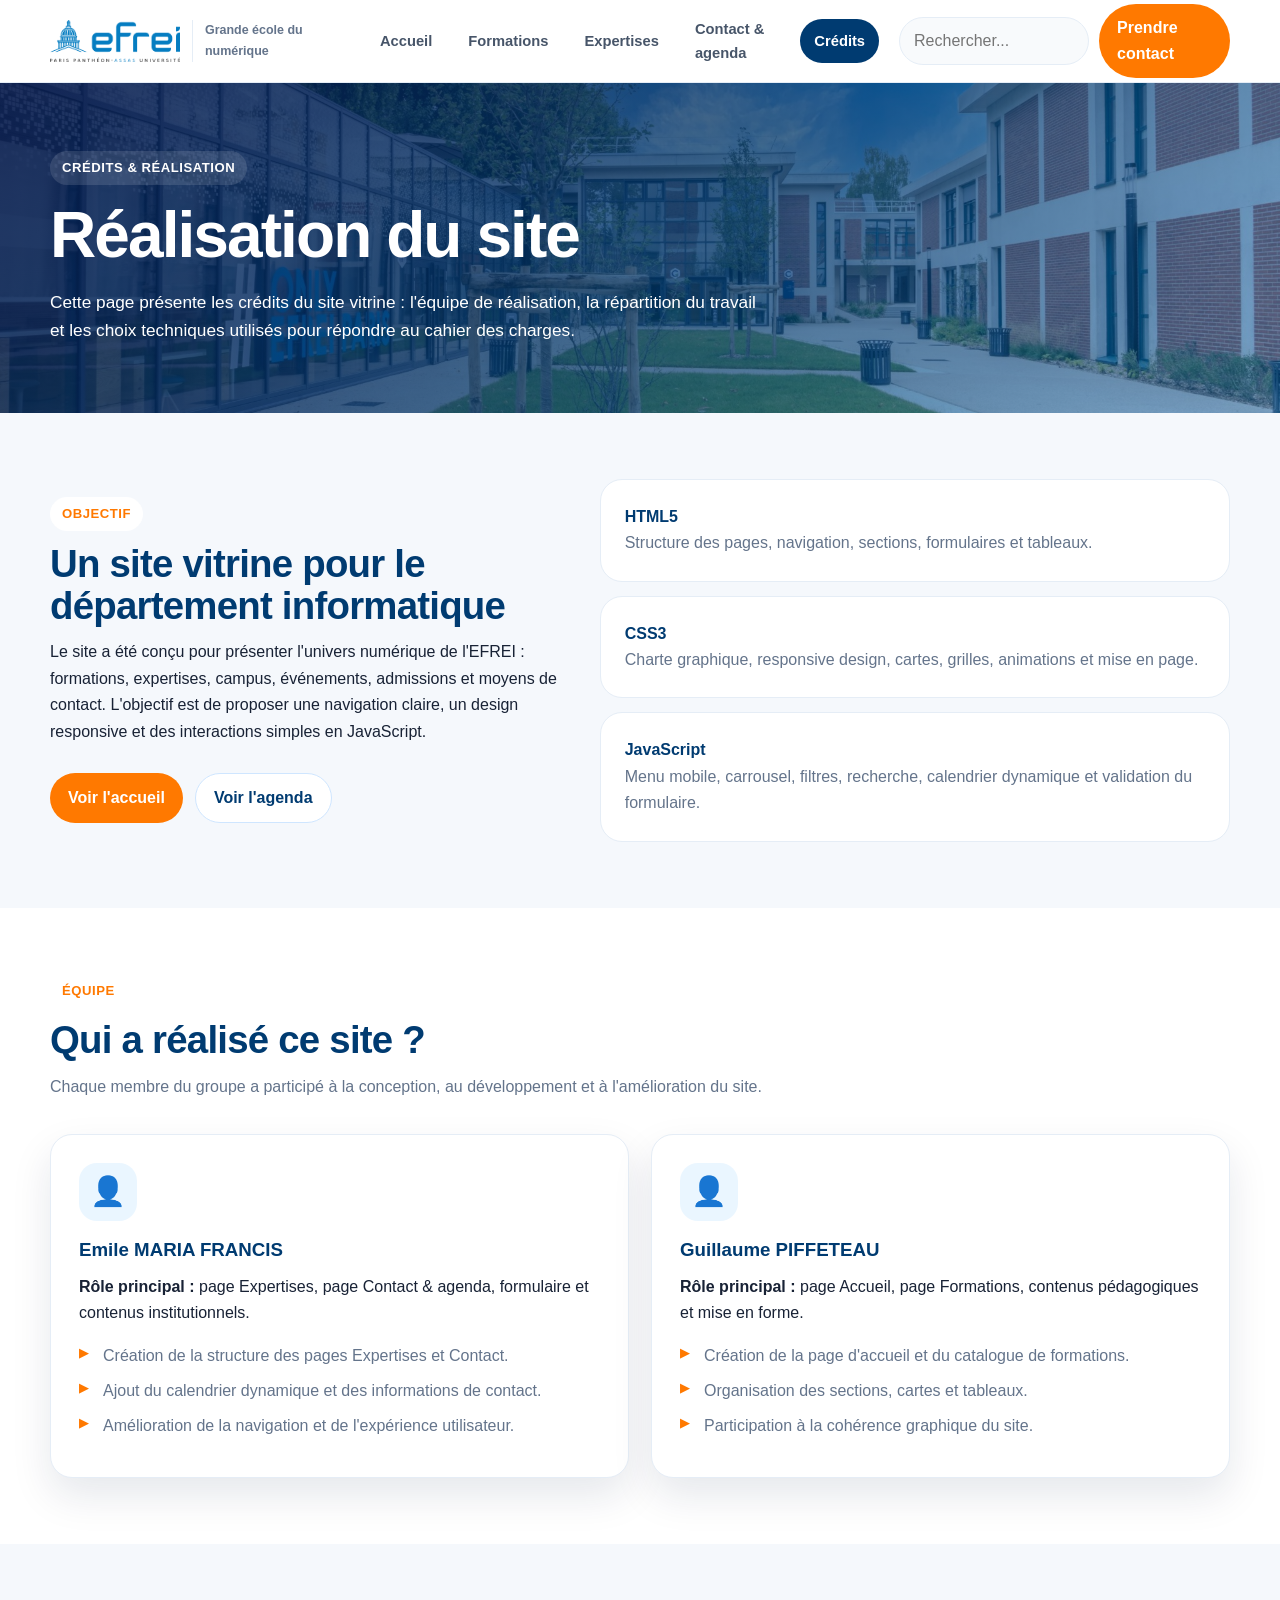
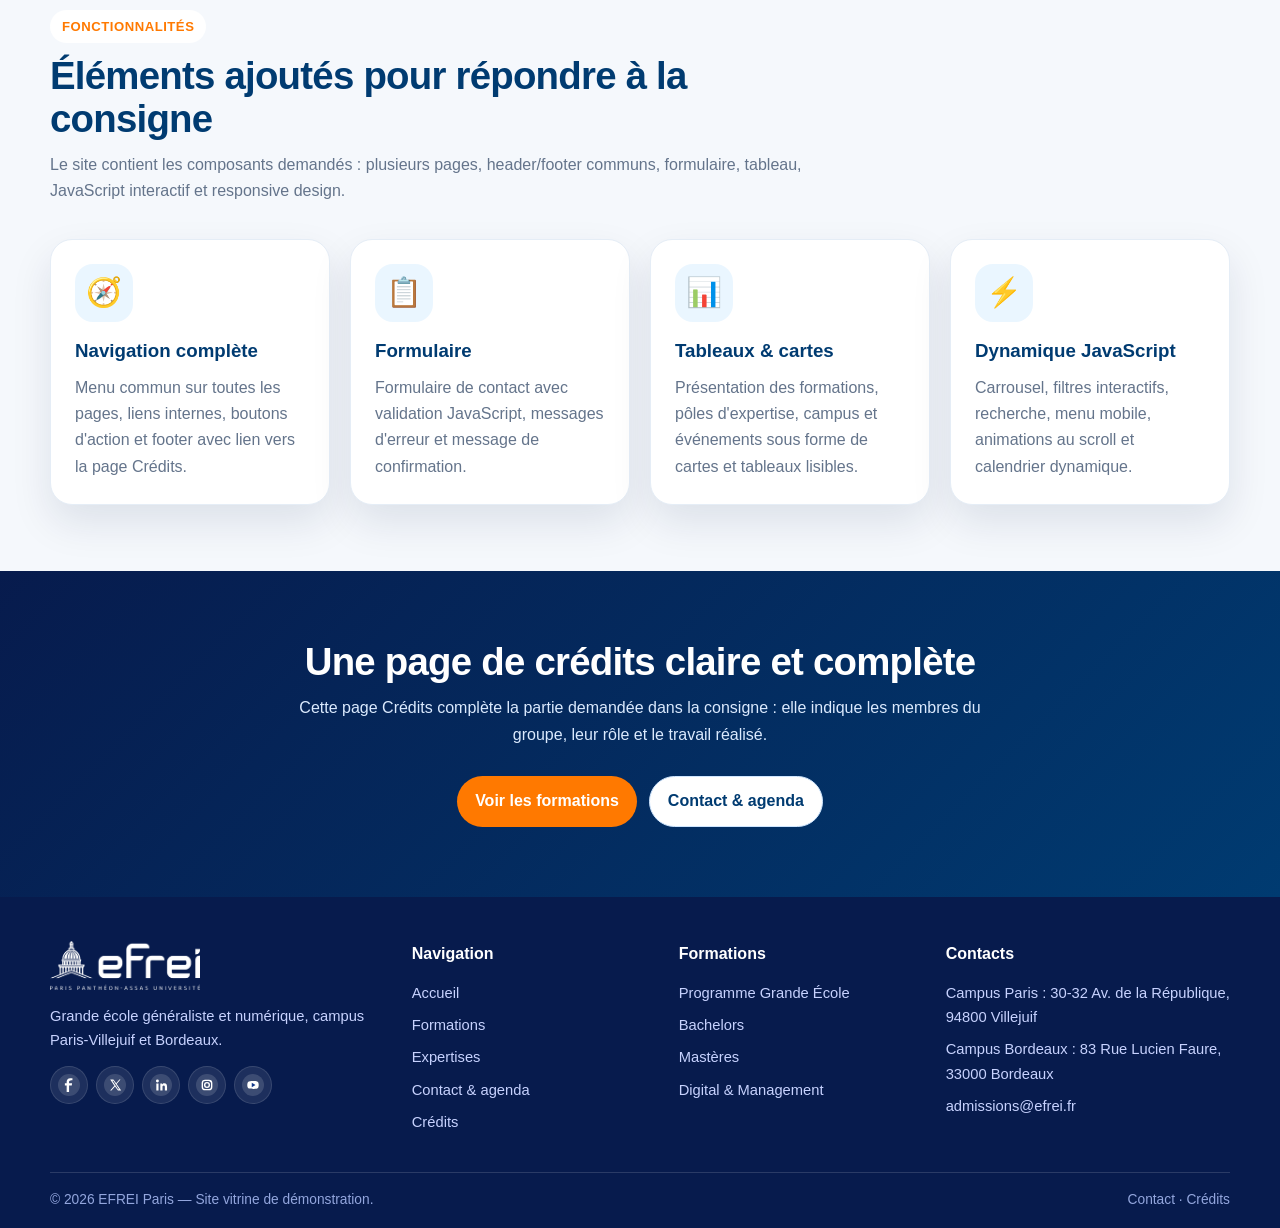
<file: projetV2/credits.html>
<!DOCTYPE html>
<!-- FICHIER HTML : credits.html | Page du site vitrine EFREI. -->
<html lang="fr">
<head>
  <meta charset="UTF-8">
  <meta name="viewport" content="width=device-width, initial-scale=1.0">
  <title>Crédits & réalisation du site — EFREI Paris</title>
  <meta name="description" content="Crédits du site vitrine EFREI, membres de l'équipe, répartition du travail et technologies utilisées.">
  <link rel="stylesheet" href="css/style.css">
</head>
<body>
  <a class="skip-link" href="#contenu">Aller au contenu principal</a>
  <!-- HEADER commun à toutes les pages -->
  <header class="site-header">
    <div class="container header-inner">
      <a class="brand" href="index.html" aria-label="Accueil EFREI">
        <img src="img/Logo_Efrei_2022.svg.png" alt="Logo EFREI Paris">
        <span>Grande école du numérique</span>
      </a>
      <button class="menu-toggle" type="button" aria-label="Ouvrir le menu" aria-expanded="false">☰</button>
      <nav class="main-nav" aria-label="Navigation principale">
        <ul>
          <li><a href="index.html">Accueil</a></li>
          <li><a href="cours_formation.html">Formations</a></li>
          <li><a href="equipe_enseignante.html">Expertises</a></li>
          <li><a href="contact.html">Contact & agenda</a></li>
          <li><a class="active" href="credits.html">Crédits</a></li>
        </ul>
      </nav>
      <div class="header-actions">
        <input class="search-box" type="search" placeholder="Rechercher..." aria-label="Rechercher">
        <a class="btn" href="contact.html#contactForm">Prendre contact</a>
      </div>
    </div>
  </header>

  <!-- CONTENU PRINCIPAL : crédits et réalisation du site -->
  <main id="contenu">
    <!-- HERO DE PAGE : explique le rôle de la page Crédits -->
    <section class="page-hero">
      <div class="container reveal">
        <span class="eyebrow">Crédits & réalisation</span>
        <h1>Réalisation du site</h1>
        <p>Cette page présente les crédits du site vitrine : l'équipe de réalisation, la répartition du travail et les choix techniques utilisés pour répondre au cahier des charges.</p>
      </div>
    </section>

    <!-- PRÉSENTATION : objectif du site et respect de la consigne -->
    <section class="section">
      <div class="container split-layout">
        <div class="reveal">
          <span class="small-title">Objectif</span>
          <h2>Un site vitrine pour le département informatique</h2>
          <p>Le site a été conçu pour présenter l'univers numérique de l'EFREI : formations, expertises, campus, événements, admissions et moyens de contact. L'objectif est de proposer une navigation claire, un design responsive et des interactions simples en JavaScript.</p>
          <div class="hero-buttons">
            <a class="btn" href="index.html">Voir l'accueil</a>
            <a class="btn secondary" href="contact.html#calendar">Voir l'agenda</a>
          </div>
       
        </div>
        <div class="path-list reveal">
          <article><strong>HTML5</strong><span>Structure des pages, navigation, sections, formulaires et tableaux.</span></article>
          <article><strong>CSS3</strong><span>Charte graphique, responsive design, cartes, grilles, animations et mise en page.</span></article>
          <article><strong>JavaScript</strong><span>Menu mobile, carrousel, filtres, recherche, calendrier dynamique et validation du formulaire.</span></article>
        </div>
      </div>
    </section>

    <!-- RÉPARTITION DU TRAVAIL : membres du groupe et tâches réalisées -->
    <section class="section light-section">
      <div class="container">
        <div class="section-title reveal">
          <span class="small-title">Équipe</span>
          <h2>Qui a réalisé ce site ?</h2>
          <p>Chaque membre du groupe a participé à la conception, au développement et à l'amélioration du site.</p>
        </div>
        <div class="about-grid">
          <article class="about-card reveal">
            <div class="avatar">👤</div>
            <h3>Emile MARIA FRANCIS</h3>
            <p><strong>Rôle principal :</strong> page Expertises, page Contact & agenda, formulaire et contenus institutionnels.</p>
            <ul>
              <li>Création de la structure des pages Expertises et Contact.</li>
              <li>Ajout du calendrier dynamique et des informations de contact.</li>
              <li>Amélioration de la navigation et de l'expérience utilisateur.</li>
            </ul>
          </article>
          <article class="about-card reveal">
            <div class="avatar">👤</div>
            <h3>Guillaume PIFFETEAU</h3>
            <p><strong>Rôle principal :</strong> page Accueil, page Formations, contenus pédagogiques et mise en forme.</p>
            <ul>
              <li>Création de la page d'accueil et du catalogue de formations.</li>
              <li>Organisation des sections, cartes et tableaux.</li>
              <li>Participation à la cohérence graphique du site.</li>
            </ul>
          </article>
        </div>
      </div>
    </section>

    <section class="section">
      <div class="container">
        <div class="section-title reveal">
          <span class="small-title">Fonctionnalités</span>
          <h2>Éléments ajoutés pour répondre à la consigne</h2>
          <p>Le site contient les composants demandés : plusieurs pages, header/footer communs, formulaire, tableau, JavaScript interactif et responsive design.</p>
        </div>
        <div class="feature-grid">
          <article class="feature-card reveal"><span>🧭</span><h3>Navigation complète</h3><p>Menu commun sur toutes les pages, liens internes, boutons d'action et footer avec lien vers la page Crédits.</p></article>
          <article class="feature-card reveal"><span>📋</span><h3>Formulaire</h3><p>Formulaire de contact avec validation JavaScript, messages d'erreur et message de confirmation.</p></article>
          <article class="feature-card reveal"><span>📊</span><h3>Tableaux & cartes</h3><p>Présentation des formations, pôles d'expertise, campus et événements sous forme de cartes et tableaux lisibles.</p></article>
          <article class="feature-card reveal"><span>⚡</span><h3>Dynamique JavaScript</h3><p>Carrousel, filtres interactifs, recherche, menu mobile, animations au scroll et calendrier dynamique.</p></article>
        </div>
      </div>
    </section>

    <!-- APPEL À L'ACTION : retour vers les pages principales -->
    <section class="cta-banner">
      <div class="container reveal">
        <h2>Une page de crédits claire et complète</h2>
        <p>Cette page Crédits complète la partie demandée dans la consigne : elle indique les membres du groupe, leur rôle et le travail réalisé.</p>
        <div class="hero-buttons center">
          <a class="btn" href="cours_formation.html">Voir les formations</a>
          <a class="btn secondary" href="contact.html">Contact & agenda</a>
        </div>
      </div>
    </section>
  </main>

  <!-- FOOTER commun -->
  <footer class="site-footer">
    <div class="container footer-grid">
      <div class="footer-col">
        <img class="footer-logo" src="img/Logo_Efrei_2022.svg.png" alt="Logo EFREI Paris">
        <p>Grande école généraliste et numérique, campus Paris-Villejuif et Bordeaux.</p>
        <div class="socials">
          <a href="https://www.facebook.com/efrei" target="_blank" rel="noopener noreferrer" aria-label="Facebook EFREI"><img src="img/icon-facebook.svg" alt="Facebook"></a>
          <a href="https://www.twitter.com/efrei" target="_blank" rel="noopener noreferrer" aria-label="X EFREI"><img src="img/icon-x.svg" alt="X"></a>
          <a href="https://www.linkedin.com/school/efrei" target="_blank" rel="noopener noreferrer" aria-label="LinkedIn EFREI"><img src="img/icon-linkedin.svg" alt="LinkedIn"></a>
          <a href="https://www.instagram.com/efrei" target="_blank" rel="noopener noreferrer" aria-label="Instagram EFREI"><img src="img/icon-instagram.svg" alt="Instagram"></a>
          <a href="https://www.youtube.com/efrei" target="_blank" rel="noopener noreferrer" aria-label="YouTube EFREI"><img src="img/icon-youtube.svg" alt="YouTube"></a>
        </div>
      </div>
      <div class="footer-col"><h4>Navigation</h4><a href="index.html">Accueil</a><a href="cours_formation.html">Formations</a><a href="equipe_enseignante.html">Expertises</a><a href="contact.html">Contact & agenda</a><a href="credits.html">Crédits</a></div>
      <div class="footer-col"><h4>Formations</h4><a href="cours_formation.html">Programme Grande École</a><a href="cours_formation.html">Bachelors</a><a href="cours_formation.html">Mastères</a><a href="cours_formation.html">Digital & Management</a></div>
      <div class="footer-col"><h4>Contacts</h4><p>Campus Paris : 30-32 Av. de la République, 94800 Villejuif</p><p>Campus Bordeaux : 83 Rue Lucien Faure, 33000 Bordeaux</p><p>admissions@efrei.fr</p></div>
    </div>
    <div class="container footer-bottom"><p>© 2026 EFREI Paris — Site vitrine de démonstration.</p><div><a href="contact.html">Contact</a> · <a href="credits.html">Crédits</a></div></div>
  </footer>
  <script src="js/main.js"></script>
</body>
</html>
</file>
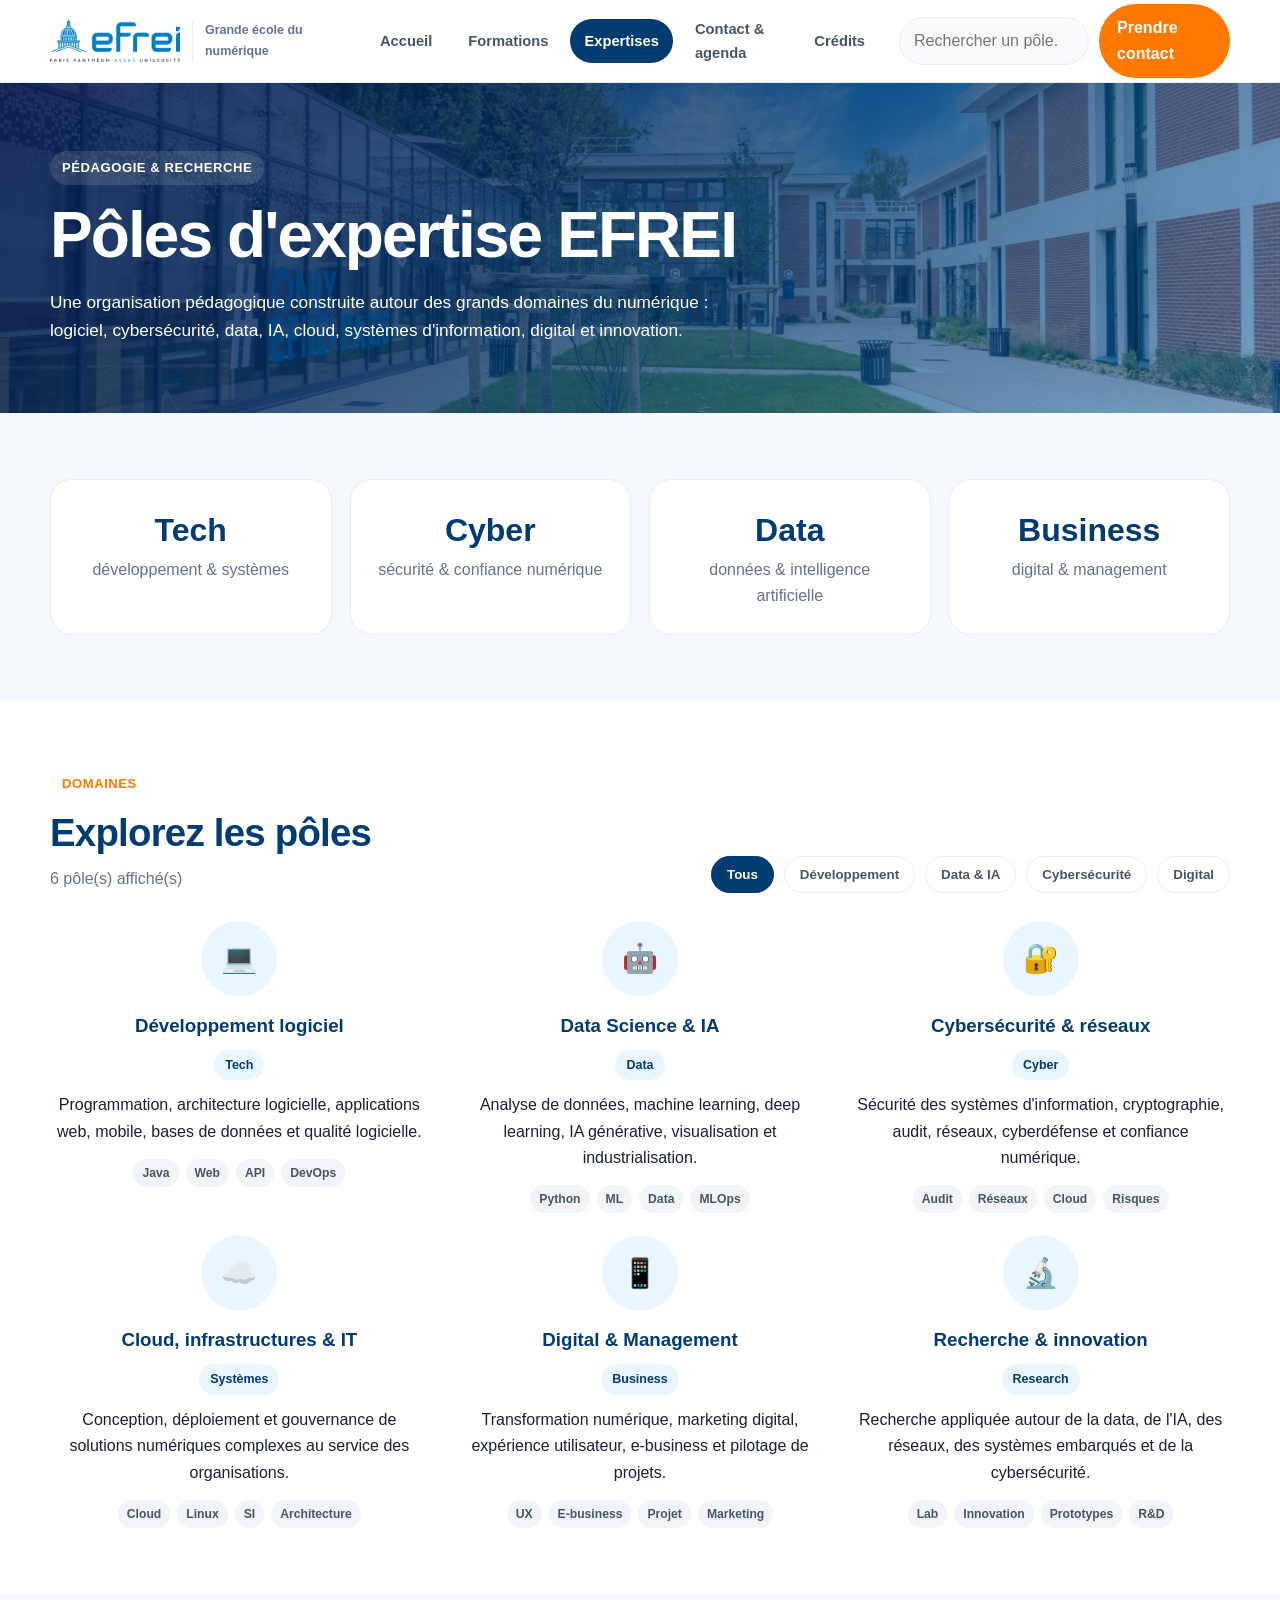
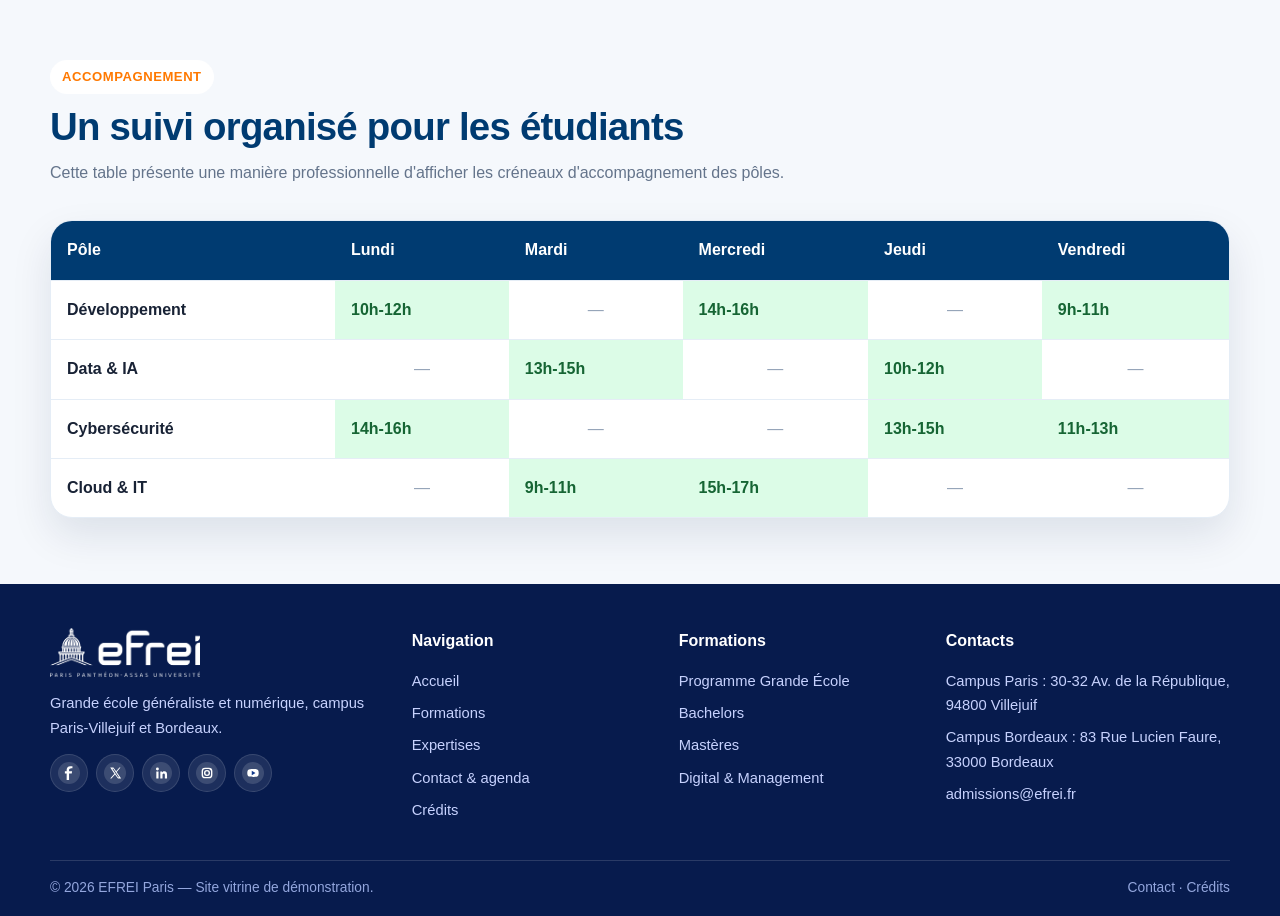
<file: projetV2/equipe_enseignante.html>
<!DOCTYPE html>
<!-- FICHIER HTML : equipe_enseignante.html | Page du site vitrine EFREI. -->
<html lang="fr">
<head>
  <meta charset="UTF-8">
  <meta name="viewport" content="width=device-width, initial-scale=1.0">
  <title>Expertises pédagogiques — EFREI Paris</title>
  <meta name="description" content="Pôles d'expertise EFREI : développement, cybersécurité, data, IA, cloud, digital et recherche.">
  <link rel="stylesheet" href="css/style.css">
</head>
<body>
  <a class="skip-link" href="#contenu">Aller au contenu principal</a>
  <!-- HEADER commun à toutes les pages -->
  <header class="site-header">
    <div class="container header-inner">
      <a class="brand" href="index.html"><img src="img/Logo_Efrei_2022.svg.png" alt="Logo EFREI Paris"><span>Grande école du numérique</span></a>
      <button class="menu-toggle" type="button" aria-label="Ouvrir le menu" aria-expanded="false">☰</button>
      <nav class="main-nav" aria-label="Navigation principale"><ul><li><a href="index.html">Accueil</a></li><li><a href="cours_formation.html">Formations</a></li><li><a class="active" href="equipe_enseignante.html">Expertises</a></li><li><a href="contact.html">Contact & agenda</a></li><li><a href="credits.html">Crédits</a></li></ul></nav>
      <div class="header-actions"><input class="search-box" id="teacherSearch" type="search" placeholder="Rechercher un pôle..."><a class="btn" href="contact.html#contactForm">Prendre contact</a></div>
    </div>
  </header>

  <!-- CONTENU PRINCIPAL : expertises du département informatique -->
  <main id="contenu">
    <!-- HERO DE PAGE : présentation des expertises -->
    <section class="page-hero">
      <div class="container reveal">
        <span class="eyebrow">Pédagogie & recherche</span>
        <h1>Pôles d'expertise EFREI</h1>
        <p>Une organisation pédagogique construite autour des grands domaines du numérique : logiciel, cybersécurité, data, IA, cloud, systèmes d'information, digital et innovation.</p>
      </div>
    </section>

    <!-- DOMAINES CLÉS : statistiques / pôles rapides -->
    <section class="section">
      <div class="container stats-grid reveal">
        <article class="stat"><strong>Tech</strong><span>développement & systèmes</span></article>
        <article class="stat"><strong>Cyber</strong><span>sécurité & confiance numérique</span></article>
        <article class="stat"><strong>Data</strong><span>données & intelligence artificielle</span></article>
        <article class="stat"><strong>Business</strong><span>digital & management</span></article>
      </div>
    </section>

    <!-- FILTRES ET RECHERCHE : interaction JavaScript sur les pôles -->
    <section class="section light-section">
      <div class="container">
        <div class="toolbar reveal">
          <div><span class="small-title">Domaines</span><h2>Explorez les pôles</h2><p id="resultCount" class="muted">6 pôle(s) affiché(s)</p></div>
          <div class="filters" aria-label="Filtres pôles">
            <button class="filter-btn active" type="button" data-team-filter="all">Tous</button>
            <button class="filter-btn" type="button" data-team-filter="dev">Développement</button>
            <button class="filter-btn" type="button" data-team-filter="ia">Data & IA</button>
            <button class="filter-btn" type="button" data-team-filter="cyber">Cybersécurité</button>
            <button class="filter-btn" type="button" data-team-filter="digital">Digital</button>
          </div>
        </div>

        <div class="team-grid">
          <article class="card teacher-card reveal" data-team-type="dev"><div class="avatar">💻</div><h3>Développement logiciel</h3><p><span class="badge">Tech</span></p><p>Programmation, architecture logicielle, applications web, mobile, bases de données et qualité logicielle.</p><div class="tags"><span>Java</span><span>Web</span><span>API</span><span>DevOps</span></div></article>
          <article class="card teacher-card reveal" data-team-type="ia"><div class="avatar">🤖</div><h3>Data Science & IA</h3><p><span class="badge">Data</span></p><p>Analyse de données, machine learning, deep learning, IA générative, visualisation et industrialisation.</p><div class="tags"><span>Python</span><span>ML</span><span>Data</span><span>MLOps</span></div></article>
          <article class="card teacher-card reveal" data-team-type="cyber"><div class="avatar">🔐</div><h3>Cybersécurité & réseaux</h3><p><span class="badge">Cyber</span></p><p>Sécurité des systèmes d'information, cryptographie, audit, réseaux, cyberdéfense et confiance numérique.</p><div class="tags"><span>Audit</span><span>Réseaux</span><span>Cloud</span><span>Risques</span></div></article>
          <article class="card teacher-card reveal" data-team-type="dev"><div class="avatar">☁️</div><h3>Cloud, infrastructures & IT</h3><p><span class="badge">Systèmes</span></p><p>Conception, déploiement et gouvernance de solutions numériques complexes au service des organisations.</p><div class="tags"><span>Cloud</span><span>Linux</span><span>SI</span><span>Architecture</span></div></article>
          <article class="card teacher-card reveal" data-team-type="digital"><div class="avatar">📱</div><h3>Digital & Management</h3><p><span class="badge">Business</span></p><p>Transformation numérique, marketing digital, expérience utilisateur, e-business et pilotage de projets.</p><div class="tags"><span>UX</span><span>E-business</span><span>Projet</span><span>Marketing</span></div></article>
          <article class="card teacher-card reveal" data-team-type="ia"><div class="avatar">🔬</div><h3>Recherche & innovation</h3><p><span class="badge">Research</span></p><p>Recherche appliquée autour de la data, de l'IA, des réseaux, des systèmes embarqués et de la cybersécurité.</p><div class="tags"><span>Lab</span><span>Innovation</span><span>Prototypes</span><span>R&D</span></div></article>
        </div>
        <div class="no-result hidden" id="noResult">Aucun pôle ne correspond à votre recherche.</div>
      </div>
    </section>

    <section class="section">
      <div class="container">
        <div class="section-title reveal"><span class="small-title">Accompagnement</span><h2>Un suivi organisé pour les étudiants</h2><p>Cette table présente une manière professionnelle d'afficher les créneaux d'accompagnement des pôles. </p></div>
        <div class="table-wrap reveal">
          <table class="data-table agenda-table">
            <thead><tr><th>Pôle</th><th>Lundi</th><th>Mardi</th><th>Mercredi</th><th>Jeudi</th><th>Vendredi</th></tr></thead>
            <tbody>
              <tr><td><strong>Développement</strong></td><td class="available">10h-12h</td><td class="busy">—</td><td class="available">14h-16h</td><td class="busy">—</td><td class="available">9h-11h</td></tr>
              <tr><td><strong>Data & IA</strong></td><td class="busy">—</td><td class="available">13h-15h</td><td class="busy">—</td><td class="available">10h-12h</td><td class="busy">—</td></tr>
              <tr><td><strong>Cybersécurité</strong></td><td class="available">14h-16h</td><td class="busy">—</td><td class="busy">—</td><td class="available">13h-15h</td><td class="available">11h-13h</td></tr>
              <tr><td><strong>Cloud & IT</strong></td><td class="busy">—</td><td class="available">9h-11h</td><td class="available">15h-17h</td><td class="busy">—</td><td class="busy">—</td></tr>
            </tbody>
          </table>
        </div>
      </div>
    </section>
  </main>

  <!-- FOOTER commun avec navigation secondaire -->
  <footer class="site-footer">
    <div class="container footer-grid"><div class="footer-col"><img class="footer-logo" src="img/Logo_Efrei_2022.svg.png" alt="Logo EFREI Paris"><p>Grande école généraliste et numérique, campus Paris-Villejuif et Bordeaux.</p><div class="socials"><a href="https://www.facebook.com/efrei" target="_blank" rel="noopener noreferrer"><img src="img/icon-facebook.svg" alt="Facebook"></a><a href="https://www.twitter.com/efrei" target="_blank" rel="noopener noreferrer"><img src="img/icon-x.svg" alt="X"></a><a href="https://www.linkedin.com/school/efrei" target="_blank" rel="noopener noreferrer"><img src="img/icon-linkedin.svg" alt="LinkedIn"></a><a href="https://www.instagram.com/efrei" target="_blank" rel="noopener noreferrer"><img src="img/icon-instagram.svg" alt="Instagram"></a><a href="https://www.youtube.com/efrei" target="_blank" rel="noopener noreferrer"><img src="img/icon-youtube.svg" alt="YouTube"></a></div></div><div class="footer-col"><h4>Navigation</h4><a href="index.html">Accueil</a><a href="cours_formation.html">Formations</a><a href="equipe_enseignante.html">Expertises</a><a href="contact.html">Contact & agenda</a><a href="credits.html">Crédits</a></div><div class="footer-col"><h4>Formations</h4><a href="cours_formation.html">Programme Grande École</a><a href="cours_formation.html">Bachelors</a><a href="cours_formation.html">Mastères</a><a href="cours_formation.html">Digital & Management</a></div><div class="footer-col"><h4>Contacts</h4><p>Campus Paris : 30-32 Av. de la République, 94800 Villejuif</p><p>Campus Bordeaux : 83 Rue Lucien Faure, 33000 Bordeaux</p><p>admissions@efrei.fr</p></div></div>
    <div class="container footer-bottom"><p>© 2026 EFREI Paris — Site vitrine de démonstration.</p><div><a href="contact.html">Contact</a> · <a href="credits.html">Crédits</a></div></div>
  </footer>
  <script src="js/main.js"></script>
</body>
</html>
</file>
<file: projetV2/css/style.css>
/* =========================================================
   VARIABLES GLOBALES DU SITE
   Ces variables permettent de centraliser les couleurs,
   les ombres, les bordures et les rayons utilisés partout.
========================================================= */

:root {
  --blue: #006bb6;
  --blue-dark: #003b71;
  --blue-deep: #071b4d;
  --cyan: #00a6df;
  --orange: #ff7900;
  --text: #182235;
  --muted: #64748b;
  --bg: #f5f8fc;
  --white: #fff;
  --border: #e5edf6;
  --shadow: 0 18px 40px rgba(9, 30, 66, .10);
  --radius: 22px;
}

/* =========================================================
   RESET CSS
   On enlève les marges par défaut et on uniformise le calcul
   des tailles avec box-sizing.
========================================================= */

* {
  box-sizing: border-box;
  margin: 0;
  padding: 0;
}

/* Défilement fluide lors des clics sur les ancres */
html {
  scroll-behavior: smooth;
}

/* Style général du corps de page */
body {
  font-family: Arial, Helvetica, sans-serif;
  background: var(--bg);
  color: var(--text);
  line-height: 1.65;
}

/* Liens sans soulignement par défaut */
a {
  color: inherit;
  text-decoration: none;
}

/* Images responsives */
img {
  display: block;
  max-width: 100%;
}

/* Conteneur principal qui limite la largeur du contenu */
.container {
  width: min(1180px, calc(100% - 32px));
  margin: 0 auto;
}

/* Lien d’accessibilité pour aller directement au contenu */
.skip-link {
  position: absolute;
  left: -999px;
  top: 8px;
  background: var(--blue-dark);
  color: white;
  padding: 8px 12px;
  border-radius: 10px;
  z-index: 999;
}

.skip-link:focus {
  left: 8px;
}

/* =========================================================
   HEADER / BARRE DE NAVIGATION
   Cette partie gère le logo, le menu, la recherche
   et le bouton d’action.
========================================================= */

.site-header {
  position: sticky;
  top: 0;
  z-index: 100;
  background: rgba(255,255,255,.95);
  backdrop-filter: blur(12px);
  border-bottom: 1px solid var(--border);
}

.header-inner {
  min-height: 82px;
  display: flex;
  align-items: center;
  justify-content: space-between;
  gap: 20px;
}

/* Zone logo + nom du département */
.brand {
  display: flex;
  align-items: center;
  gap: 12px;
  min-width: 230px;
}

.brand img {
  width: 130px;
  height: auto;
}

.brand span {
  font-size: .78rem;
  color: var(--muted);
  font-weight: 700;
  border-left: 1px solid var(--border);
  padding-left: 12px;
}

/* Menu principal */
.main-nav ul {
  list-style: none;
  display: flex;
  align-items: center;
  gap: 8px;
}

.main-nav a {
  display: inline-flex;
  align-items: center;
  padding: 10px 14px;
  border-radius: 999px;
  color: #475569;
  font-weight: 700;
  font-size: .92rem;
  transition: .2s;
}

/* État actif et effet au survol du menu */
.main-nav a:hover,
.main-nav a.active {
  background: var(--blue-dark);
  color: white;
}

/* Zone recherche + bouton */
.header-actions {
  display: flex;
  align-items: center;
  gap: 10px;
}

/* Barre de recherche */
.search-box {
  width: 190px;
  padding: 10px 14px;
  border: 1px solid var(--border);
  border-radius: 999px;
  background: #f8fafc;
  outline: none;
}

.search-box:focus {
  border-color: var(--cyan);
  box-shadow: 0 0 0 4px rgba(0,166,223,.12);
}

/* Boutons principaux du site */
.btn,
button.btn {
  border: none;
  display: inline-flex;
  align-items: center;
  justify-content: center;
  gap: 8px;
  padding: 11px 18px;
  border-radius: 999px;
  background: var(--orange);
  color: white;
  font-weight: 800;
  cursor: pointer;
  transition: .2s;
}

.btn:hover,
button.btn:hover {
  transform: translateY(-2px);
  box-shadow: 0 14px 24px rgba(255,121,0,.24);
}

/* Bouton secondaire blanc */
.btn.secondary {
  background: white;
  color: var(--blue-dark);
  border: 1px solid #cfe6ff;
}

/* Bouton burger affiché sur mobile */
.menu-toggle {
  display: none;
  border: 1px solid var(--border);
  background: white;
  padding: 9px 12px;
  border-radius: 12px;
  font-size: 1.15rem;
}

/* =========================================================
   PAGE INDEX — HERO / SECTION D’ACCUEIL
   Grande bannière d’accueil avec texte, boutons et carrousel.
========================================================= */

.hero,
.page-hero {
  background: radial-gradient(circle at 82% 10%, rgba(0, 127, 169, 0.35), transparent 30%),
              linear-gradient(135deg, var(--blue-deep), var(--blue-dark) 58%, var(--blue));
  background-image: url('../img/Efrei.jpg');
  color: rgb(255, 255, 255);
  
  overflow: hidden;
}

.hero {
  padding: 84px 0 70px;
}

.page-hero {
  padding: 68px 0;
}

/* Mise en page en deux colonnes : texte + carrousel */
.hero-grid {
  display: grid;
  grid-template-columns: 1.08fr .92fr;
  gap: 42px;
  align-items: center;
}

/* Petit label au-dessus du titre */
.eyebrow,
.small-title {
  display: inline-flex;
  align-items: center;
  gap: 8px;
  padding: 6px 12px;
  border-radius: 999px;
  font-size: .82rem;
  font-weight: 800;
  text-transform: uppercase;
  letter-spacing: .04em;
}

.eyebrow {
  background: rgba(255, 255, 255, 0.12);
  color: #ffffff;
  margin-bottom: 18px;
}

.small-title {
  color: var(--orange);
  background: #ffffff;
  margin-bottom: 12px;
}

/* Titres principaux */
h1 {
  font-size: clamp(2.4rem,5vw,4.4rem);
  line-height: 1.02;
  margin-bottom: 20px;
  letter-spacing: -.03em;
}

h2 {
  color: var(--blue-dark);
  font-size: clamp(1.7rem,3vw,2.6rem);
  line-height: 1.1;
  margin-bottom: 12px;
  letter-spacing: -.02em;
}

h3 {
  color: var(--blue-dark);
  margin-bottom: 8px;
}

/* Texte du hero */
.hero p,
.page-hero p {
  color: #ffffff;
  font-size: 1.08rem;
  max-width: 720px;
}

/* Boutons du hero */
.hero-buttons {
  display: flex;
  gap: 12px;
  flex-wrap: wrap;
  margin-top: 28px;
}

.hero-buttons.center {
  justify-content: center;
}

/* Petites preuves / informations rapides sous le hero */
.hero-proof {
  display: flex;
  gap: 12px;
  flex-wrap: wrap;
  margin-top: 22px;
  color: #bfdbfe;
  font-size: .88rem;
}

.hero-proof span {
  background: rgba(255,255,255,.1);
  padding: 7px 10px;
  border-radius: 999px;
}

/* =========================================================
   PAGE INDEX — CARROUSEL
   Cartes qui défilent automatiquement grâce au JavaScript.
========================================================= */

.slider-card {
  background: rgba(255,255,255,.12);
  border: 1px solid rgba(255,255,255,.18);
  border-radius: 32px;
  padding: 24px;
  box-shadow: var(--shadow);
}

/* Une slide est cachée par défaut */
.slide {
  display: none;
  min-height: 310px;
  background: linear-gradient(135deg,rgba(255,255,255,.98),rgba(235,248,255,.98));
  color: var(--text);
  border-radius: 24px;
  padding: 32px;
}

/* Slide active affichée */
.slide.active {
  display: block;
  animation: fadeIn .35s ease;
}

.slide-icon {
  font-size: 3rem;
  display: block;
  margin-bottom: 12px;
}

.slide p {
  color: var(--muted);
}

/* Points de navigation du carrousel */
.slider-dots {
  display: flex;
  justify-content: center;
  gap: 8px;
  margin-top: 16px;
}

.dot {
  width: 10px;
  height: 10px;
  border: none;
  border-radius: 999px;
  background: rgba(255,255,255,.45);
  cursor: pointer;
}

.dot.active {
  width: 30px;
  background: white;
}

/* =========================================================
   SECTIONS GÉNÉRALES
   Utilisées sur toutes les pages du site.
========================================================= */

.section {
  padding: 66px 0;
}

.light-section {
  background: white;
}

.section-title {
  max-width: 780px;
  margin-bottom: 34px;
}

.section-title.compact {
  margin-bottom: 0;
}

.section-title p,
.muted {
  color: var(--muted);
}

/* =========================================================
   PAGE INDEX — CARTES DOMAINES / POINTS FORTS
   Cartes utilisées pour présenter les domaines d’expertise,
   les avantages et les informations clés.
========================================================= */

.feature-grid,
.domains-grid {
  display: grid;
  grid-template-columns: repeat(4,1fr);
  gap: 20px;
}

.feature-card,
.domain-card,
.program-card,
.campus-card,
.form-card,
.info-card,
.calendar-card,
.event-panel,
.stat,
.path-list article {
  background: white;
  border: 1px solid var(--border);
  border-radius: var(--radius);
  padding: 24px;
  box-shadow: var(--shadow);
  transition: .25s;
}

/* Animation au survol des cartes */
.feature-card:hover,
.domain-card:hover,
.program-card:hover,
.campus-card:hover {
  transform: translateY(-6px);
  box-shadow: 0 24px 50px rgba(9,30,66,.14);
}

/* Icônes dans les cartes */
.feature-card span,
.domain-card span,
.avatar {
  width: 58px;
  height: 58px;
  border-radius: 18px;
  background: #eaf6ff;
  display: grid;
  place-items: center;
  font-size: 1.8rem;
  margin-bottom: 14px;
}

.feature-card p,
.domain-card p,
.program-card p,
.campus-card p {
  color: var(--muted);
}

/* =========================================================
   PAGE INDEX — CHIFFRES CLÉS
   Bandeau bleu avec les chiffres importants de l’école.
========================================================= */

.numbers-section {
  background: var(--blue-dark);
  color: white;
  padding: 30px 0;
}

.numbers-grid {
  display: grid;
  grid-template-columns: repeat(4,1fr);
}

.numbers-grid article {
  text-align: center;
  padding: 8px;
  border-right: 1px solid rgba(255,255,255,.18);
}

.numbers-grid article:last-child {
  border-right: none;
}

.numbers-grid strong {
  display: block;
  font-size: 2.45rem;
  line-height: 1;
}

.numbers-grid span {
  color: #bfdbfe;
  font-size: .9rem;
}

/* =========================================================
   PAGE INDEX — BLOCS DE PRÉSENTATION
   Mise en page en deux colonnes avec texte et liste.
========================================================= */

.split-layout {
  display: grid;
  grid-template-columns: .9fr 1.1fr;
  gap: 34px;
  align-items: center;
}

.path-list {
  display: grid;
  gap: 14px;
}

.path-list article {
  box-shadow: none;
}

.path-list strong {
  color: var(--blue-dark);
  display: block;
}

.path-list span {
  color: var(--muted);
}

/* =========================================================
   PAGE INDEX — APPEL À L’ACTION
   Bandeau final pour inciter l’utilisateur à découvrir
   les formations ou à contacter l’école.
========================================================= */

.cta-banner {
  text-align: center;
  background: linear-gradient(135deg,var(--blue-deep),var(--blue-dark));
  color: white;
  padding: 70px 0;
}

.cta-banner h2 {
  color: white;
}

.cta-banner p {
  color: #dbeafe;
  max-width: 720px;
  margin: 0 auto;
}

/* =========================================================
   PAGE FORMATIONS — FILTRES ET CARTES
   Utilisé pour afficher les programmes par catégorie.
========================================================= */

.toolbar {
  display: flex;
  align-items: flex-end;
  justify-content: space-between;
  gap: 20px;
  margin-bottom: 28px;
  flex-wrap: wrap;
}

.filters {
  display: flex;
  gap: 10px;
  flex-wrap: wrap;
}

.filter-btn {
  border: 1px solid var(--border);
  background: white;
  color: #475569;
  border-radius: 999px;
  padding: 10px 15px;
  font-weight: 800;
  cursor: pointer;
  transition: .2s;
}

.filter-btn:hover,
.filter-btn.active {
  background: var(--blue-dark);
  border-color: var(--blue-dark);
  color: white;
}

.program-grid {
  display: grid;
  grid-template-columns: repeat(2,1fr);
  gap: 22px;
}

.badge {
  display: inline-block;
  background: #eaf6ff;
  color: var(--blue-dark);
  padding: 5px 11px;
  border-radius: 999px;
  font-weight: 800;
  font-size: .78rem;
  margin-bottom: 12px;
}

.program-card ul {
  margin: 14px 0 0 18px;
  color: var(--muted);
}

.program-card a {
  display: inline-block;
  margin-top: 16px;
  color: var(--blue);
  font-weight: 800;
}

/* =========================================================
   TABLEAUX
   Utilisés pour les formations, plannings et agendas.
========================================================= */

.table-wrap {
  overflow-x: auto;
  border-radius: var(--radius);
  box-shadow: var(--shadow);
  background: white;
  border: 1px solid var(--border);
}

.data-table {
  width: 100%;
  min-width: 760px;
  border-collapse: collapse;
}

.data-table th,
.data-table td {
  padding: 16px;
  text-align: left;
  border-bottom: 1px solid var(--border);
  vertical-align: top;
}

.data-table th {
  background: var(--blue-dark);
  color: white;
}

.data-table tr:last-child td {
  border-bottom: none;
}

/* =========================================================
   PAGE ÉQUIPE / EXPERTISES
   Cartes pour les pôles, les enseignants ou les domaines.
========================================================= */

.stats-grid {
  display: grid;
  grid-template-columns: repeat(4,1fr);
  gap: 18px;
}

.stat {
  text-align: center;
  box-shadow: none;
}

.stat strong {
  display: block;
  color: var(--blue-dark);
  font-size: 2rem;
}

.stat span {
  color: var(--muted);
}

.team-grid {
  display: grid;
  grid-template-columns: repeat(3,1fr);
  gap: 22px;
}

.teacher-card {
  text-align: center;
}

.teacher-card .avatar {
  margin: 0 auto 14px;
  width: 76px;
  height: 76px;
  border-radius: 50%;
}

/* Tags sous les cartes */
.tags {
  display: flex;
  flex-wrap: wrap;
  justify-content: center;
  gap: 7px;
  margin-top: 14px;
}

.tags span {
  background: #f1f5f9;
  color: #475569;
  border-radius: 999px;
  padding: 4px 9px;
  font-size: .76rem;
  font-weight: 800;
}

.no-result {
  text-align: center;
  color: var(--muted);
  padding: 24px;
}

/* Disponibilités dans le tableau d’agenda */
.agenda-table .available {
  background: #dcfce7;
  color: #166534;
  font-weight: 800;
}

.agenda-table .busy {
  color: #94a3b8;
  text-align: center;
}

/* =========================================================
   PAGE CONTACT — CAMPUS
   Cartes permettant d’afficher les campus et informations.
========================================================= */

.campus-grid {
  display: grid;
  grid-template-columns: repeat(3,1fr);
  gap: 20px;
}

.campus-chip {
  display: inline-block;
  background: #fff7ed;
  color: var(--orange);
  padding: 5px 11px;
  border-radius: 999px;
  font-size: .78rem;
  font-weight: 900;
  margin-bottom: 12px;
}

/* =========================================================
   PAGE CONTACT — CALENDRIER DYNAMIQUE
   Calendrier généré et contrôlé avec JavaScript.
========================================================= */

.calendar-layout {
  display: grid;
  grid-template-columns: 1.35fr .65fr;
  gap: 24px;
  align-items: start;
}

.calendar-header {
  display: flex;
  justify-content: space-between;
  align-items: center;
  gap: 14px;
  margin-bottom: 18px;
}

.calendar-header h3 {
  margin: 0;
  font-size: 1.5rem;
}

.calendar-header p {
  color: var(--muted);
}

/* Boutons mois précédent / suivant */
.calendar-nav {
  width: 42px;
  height: 42px;
  border: none;
  border-radius: 50%;
  background: var(--blue-dark);
  color: white;
  font-size: 1.8rem;
  cursor: pointer;
}

/* Jours de la semaine + grille des jours */
.calendar-weekdays,
.calendar-grid {
  display: grid;
  grid-template-columns: repeat(7,1fr);
  gap: 8px;
}

.calendar-weekdays span {
  text-align: center;
  color: var(--muted);
  font-size: .82rem;
  font-weight: 900;
}

/* Case d’un jour dans le calendrier */
.calendar-day {
  min-height: 82px;
  border: 1px solid var(--border);
  background: #f8fafc;
  border-radius: 16px;
  padding: 8px;
  cursor: pointer;
  position: relative;
  transition: .2s;
}

.calendar-day:hover,
.calendar-day.selected {
  background: #eaf6ff;
  border-color: var(--cyan);
}

/* Jours qui ne font pas partie du mois courant */
.calendar-day.muted-day {
  opacity: .35;
  cursor: default;
}

.calendar-day strong {
  display: block;
  color: var(--blue-dark);
}

/* Petit point orange lorsqu’un événement existe */
.calendar-day.has-event::after {
  content: "";
  width: 8px;
  height: 8px;
  background: var(--orange);
  border-radius: 50%;
  position: absolute;
  right: 10px;
  top: 10px;
}

/* Carte affichant le détail d’un événement */
.event-item {
  border-left: 4px solid var(--orange);
  background: #f8fafc;
  border-radius: 14px;
  padding: 12px;
  margin-bottom: 12px;
}

.event-item strong {
  color: var(--blue-dark);
  display: block;
}

.event-item span {
  color: var(--muted);
  font-size: .86rem;
}

.calendar-note,
.contact-box {
  background: #fff7ed;
  color: #9a4b00;
  border: 1px dashed #fdba74;
  padding: 14px;
  border-radius: 16px;
  margin-top: 16px;
  font-size: .9rem;
}

/* =========================================================
   PAGE CONTACT — FORMULAIRE
   Mise en forme du formulaire de contact avec validation JS.
========================================================= */

.form-layout {
  display: grid;
  grid-template-columns: 1.2fr .8fr;
  gap: 24px;
  align-items: start;
}

.form-row {
  display: grid;
  grid-template-columns: 1fr 1fr;
  gap: 14px;
}

.form-group {
  margin-bottom: 16px;
}

label {
  display: block;
  color: var(--blue-dark);
  font-weight: 900;
  margin-bottom: 6px;
}

input,
select,
textarea {
  width: 100%;
  border: 1px solid var(--border);
  border-radius: 14px;
  padding: 12px 14px;
  background: #f8fafc;
  font: inherit;
  outline: none;
}

input:focus,
select:focus,
textarea:focus {
  border-color: var(--cyan);
  box-shadow: 0 0 0 4px rgba(0,166,223,.12);
}

textarea {
  min-height: 150px;
  resize: vertical;
}

/* Messages d’erreur du formulaire */
.error-message {
  color: #b91c1c;
  min-height: 18px;
  font-size: .84rem;
  margin-top: 4px;
}

/* Message affiché quand le formulaire est valide */
.success-message {
  display: none;
  background: #dcfce7;
  color: #166534;
  border: 1px solid #bbf7d0;
  border-radius: 16px;
  padding: 12px 14px;
  margin-top: 14px;
  font-weight: 900;
}

/* Ligne du compteur de caractères */
.char-row {
  display: flex;
  align-items: center;
  justify-content: space-between;
  gap: 12px;
  color: var(--muted);
  font-size: .85rem;
}

/* Liens rapides dans la page contact */
.quick-list {
  display: grid;
  gap: 10px;
  margin: 18px 0;
}

.quick-list a {
  background: #f8fafc;
  border: 1px solid var(--border);
  padding: 12px;
  border-radius: 14px;
  font-weight: 800;
  color: var(--blue-dark);
}

/* =========================================================
   FOOTER
   Bas de page commun à toutes les pages.
========================================================= */

.site-footer {
  background: var(--blue-deep);
  color: #c7d2fe;
  padding-top: 44px;
}

.footer-grid {
  display: grid;
  grid-template-columns: 1.4fr 1fr 1fr 1.2fr;
  gap: 30px;
  padding-bottom: 30px;
}

.footer-logo {
  width: 150px;
  filter: brightness(0) invert(1);
  margin-bottom: 14px;
}

.footer-col h4 {
  color: white;
  margin-bottom: 14px;
}

.footer-col p,
.footer-col a {
  color: #c7d2fe;
  display: block;
  margin-bottom: 8px;
  font-size: .92rem;
}

.footer-col a:hover {
  color: white;
}

/* Logos des réseaux sociaux */
.socials {
  display: flex;
  gap: 8px;
  margin-top: 14px;
}

.socials a {
  width: 38px;
  height: 38px;
  border-radius: 50%;
  display: grid;
  place-items: center;
  background: rgba(255,255,255,.09);
  border: 1px solid rgba(255,255,255,.12);
  transition: .2s;
}

.socials a:hover {
  transform: translateY(-3px);
  background: rgba(255,255,255,.16);
}

.socials img {
  width: 22px;
  height: 22px;
}

.footer-bottom {
  border-top: 1px solid rgba(255,255,255,.14);
  padding: 16px 0;
  display: flex;
  justify-content: space-between;
  gap: 12px;
  flex-wrap: wrap;
  color: #93a6dd;
  font-size: .86rem;
}

/* =========================================================
   CLASSES UTILITAIRES
========================================================= */

/* Permet de cacher un élément en JavaScript */
.hidden {
  display: none !important;
}

/* Animation d’apparition au scroll */
.reveal {
  opacity: 0;
  transform: translateY(18px);
  transition: .65s ease;
}

.reveal.visible {
  opacity: 1;
  transform: translateY(0);
}

/* Animation utilisée pour le carrousel */
@keyframes fadeIn {
  from {
    opacity: 0;
    transform: translateY(10px);
  }

  to {
    opacity: 1;
    transform: translateY(0);
  }
}

/* =========================================================
   RESPONSIVE TABLETTE
   Adaptation du site pour les écrans moyens.
========================================================= */

@media (max-width: 1000px) {
  .header-inner {
    flex-wrap: wrap;
  }

  .menu-toggle {
    display: inline-block;
  }

  .main-nav {
    display: none;
    width: 100%;
    order: 3;
  }

  .main-nav.open {
    display: block;
  }

  .main-nav ul {
    flex-direction: column;
    align-items: stretch;
    padding-bottom: 14px;
  }

  .main-nav a {
    width: 100%;
  }

  .hero-grid,
  .split-layout,
  .calendar-layout,
  .form-layout {
    grid-template-columns: 1fr;
  }

  .feature-grid,
  .domains-grid,
  .stats-grid,
  .footer-grid,
  .campus-grid {
    grid-template-columns: 1fr 1fr;
  }

  .team-grid {
    grid-template-columns: 1fr 1fr;
  }
}

/* =========================================================
   RESPONSIVE MOBILE
   Adaptation du site pour les petits écrans.
========================================================= */

@media (max-width: 680px) {
  .brand {
    min-width: auto;
  }

  .brand img {
    width: 105px;
  }

  .brand span {
    display: none;
  }

  .header-actions {
    width: 100%;
  }

  .search-box {
    flex: 1;
    width: auto;
  }

  .hero,
  .page-hero {
    padding: 54px 0;
  }

  .numbers-grid,
  .feature-grid,
  .domains-grid,
  .program-grid,
  .stats-grid,
  .team-grid,
  .campus-grid,
  .footer-grid,
  .form-row {
    grid-template-columns: 1fr;
  }

  .numbers-grid article {
    border-right: none;
    border-bottom: 1px solid rgba(255,255,255,.18);
  }

  .calendar-day {
    min-height: 58px;
    border-radius: 12px;
    font-size: .86rem;
  }

  .footer-bottom {
    flex-direction: column;
    align-items: flex-start;
  }
}
/* =========================================================
   PAGE À PROPOS — RÉALISATION DU SITE
   Cartes utilisées pour présenter les membres du groupe,
   leur rôle et le travail réalisé.
========================================================= */

.about-grid {
  display: grid;
  grid-template-columns: repeat(2, 1fr);
  gap: 22px;
}

.about-card {
  background: white;
  border: 1px solid var(--border);
  border-radius: var(--radius);
  padding: 28px;
  box-shadow: var(--shadow);
  transition: .25s;
}

.about-card:hover {
  transform: translateY(-6px);
  box-shadow: 0 24px 50px rgba(9,30,66,.14);
}

.about-card ul {
  margin: 16px 0 0 18px;
  color: var(--muted);
}

.about-card li {
  margin-bottom: 7px;
}

@media (max-width: 680px) {
  .about-grid {
    grid-template-columns: 1fr;
  }
}

/* Ajustement de la photo de campus dans le bandeau d'accueil */
.hero,
.page-hero {
  background-size: cover;
  background-position: center;
  position: relative;
}

.hero::before,
.page-hero::before {
  content: "";
  position: absolute;
  inset: 0;
  background: linear-gradient(135deg, rgba(7,27,77,.88), rgba(0,59,113,.72), rgba(0,107,182,.45));
  z-index: 0;
}

.hero > *,
.page-hero > * {
  position: relative;
  z-index: 1;
}


/* =========================================================
   AMÉLIORATION CHARTE — PUCES TRIANGLE
   La charte demande des puces dynamiques de type triangle.
   On les applique aux listes de contenu sans toucher au menu.
========================================================= */

.triangle-list,
.program-card ul,
.about-card ul,
.admissions-card ul {
  list-style: none;
  margin: 16px 0 0;
  padding: 0;
}

.triangle-list li,
.program-card li,
.about-card li,
.admissions-card li {
  position: relative;
  padding-left: 24px;
  margin-bottom: 9px;
  color: var(--muted);
}

.triangle-list li::before,
.program-card li::before,
.about-card li::before,
.admissions-card li::before {
  content: "▶";
  position: absolute;
  left: 0;
  top: 0;
  color: var(--orange);
  font-size: .78rem;
  font-weight: 900;
}

/* =========================================================
   HERO SIMPLE
   Effet diagonal retiré : on garde le bandeau avec photo + voile
   sombre lisible, comme dans la version précédente.
========================================================= */

.hero-home {
  position: relative;
  isolation: isolate;
}

.hero-home .hero-grid {
  position: relative;
  z-index: 2;
}

.hero-copy {
  background: rgba(7, 27, 77, .36);
  border: 1px solid rgba(255,255,255,.12);
  border-radius: 28px;
  padding: 28px;
  backdrop-filter: blur(4px);
}

/* =========================================================
   PAGE CONTACT — SECTION ADMISSIONS
========================================================= */

.admissions-grid {
  display: grid;
  grid-template-columns: repeat(3, 1fr);
  gap: 22px;
}

.admissions-card {
  background: white;
  border: 1px solid var(--border);
  border-radius: var(--radius);
  padding: 26px;
  box-shadow: var(--shadow);
  transition: .25s;
}

.admissions-card:hover {
  transform: translateY(-6px);
  box-shadow: 0 24px 50px rgba(9,30,66,.14);
}

.admission-step {
  display: inline-grid;
  place-items: center;
  width: 48px;
  height: 48px;
  border-radius: 16px;
  background: var(--blue-dark);
  color: white;
  font-weight: 900;
  margin-bottom: 14px;
}

.admissions-actions {
  display: flex;
  gap: 12px;
  flex-wrap: wrap;
  margin-top: 24px;
}

/* =========================================================
   PAGE CRÉDITS — AJUSTEMENTS DE NOMMAGE
========================================================= */

.credits-note {
  background: #fff7ed;
  border: 1px dashed #fdba74;
  color: #9a4b00;
  border-radius: 18px;
  padding: 16px;
  margin-top: 18px;
}

@media (max-width: 1000px) {
  .admissions-grid {
    grid-template-columns: 1fr;
  }
}
</file>
